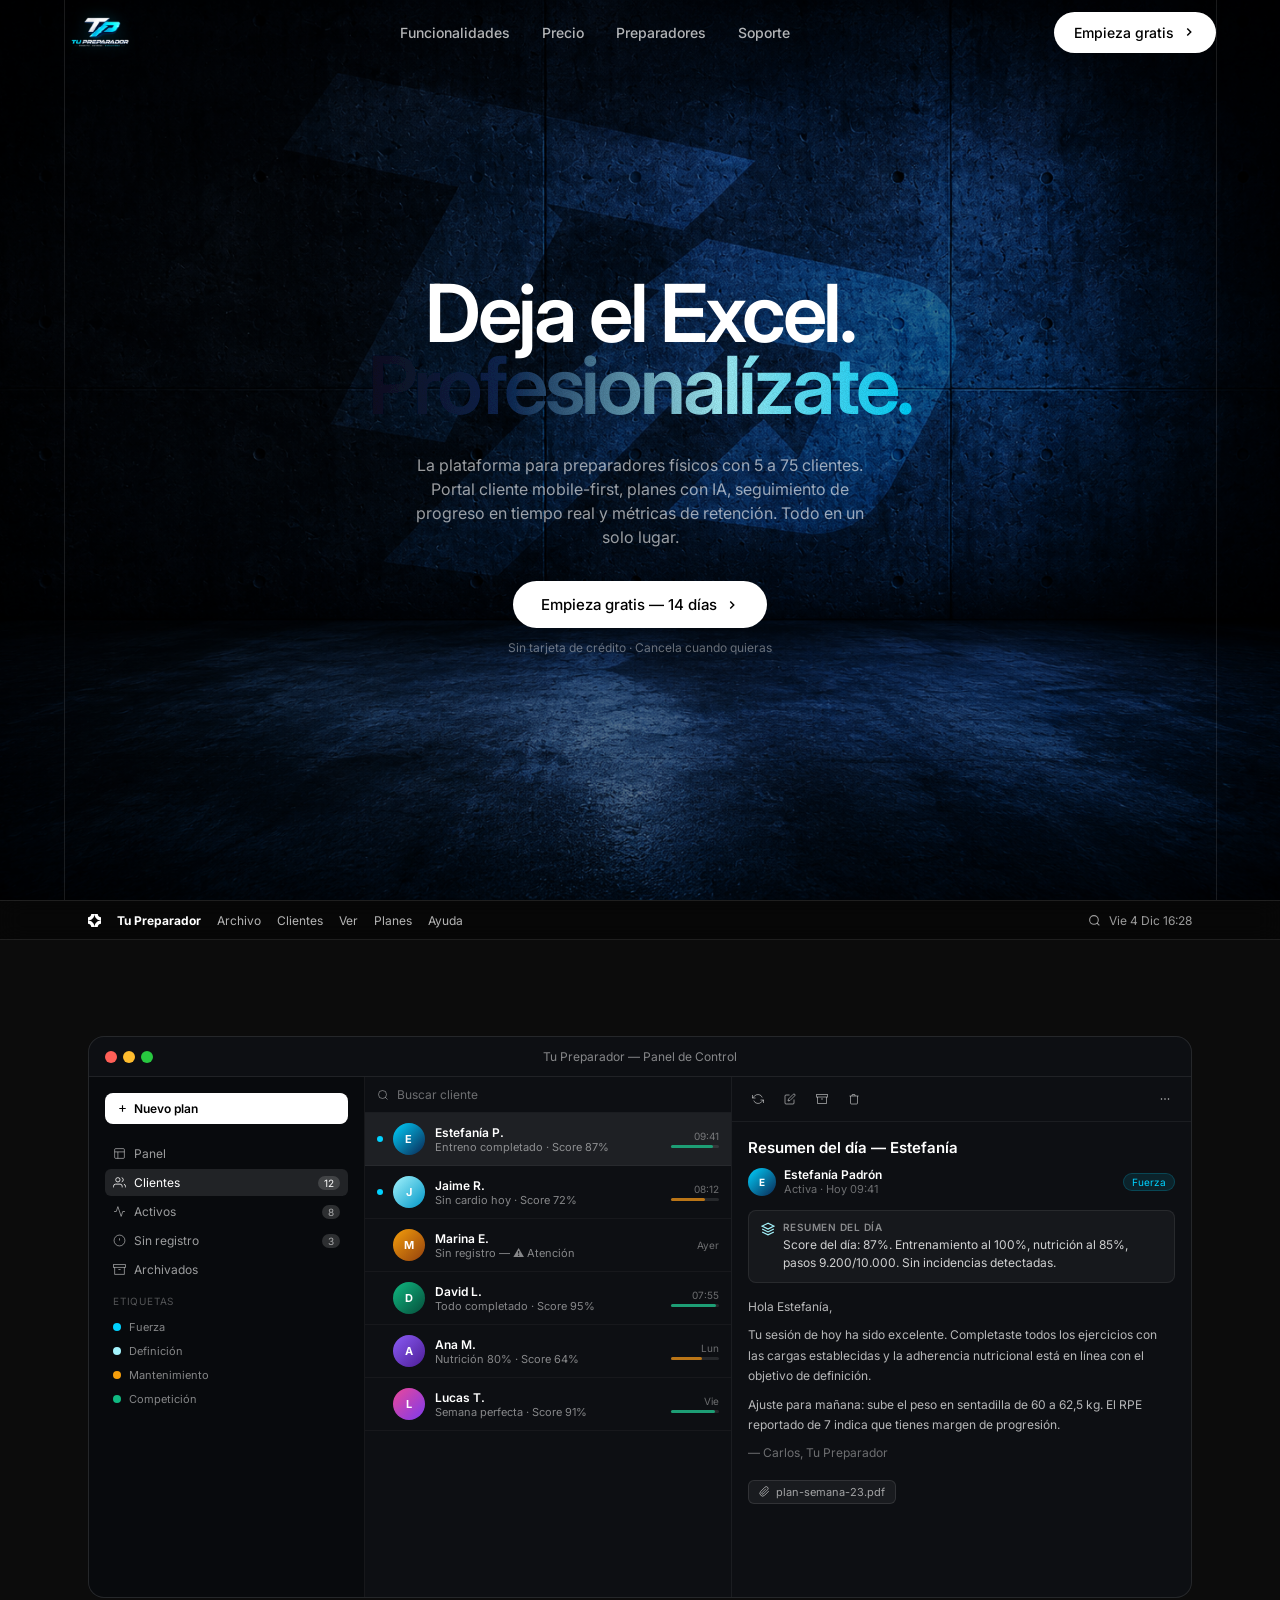
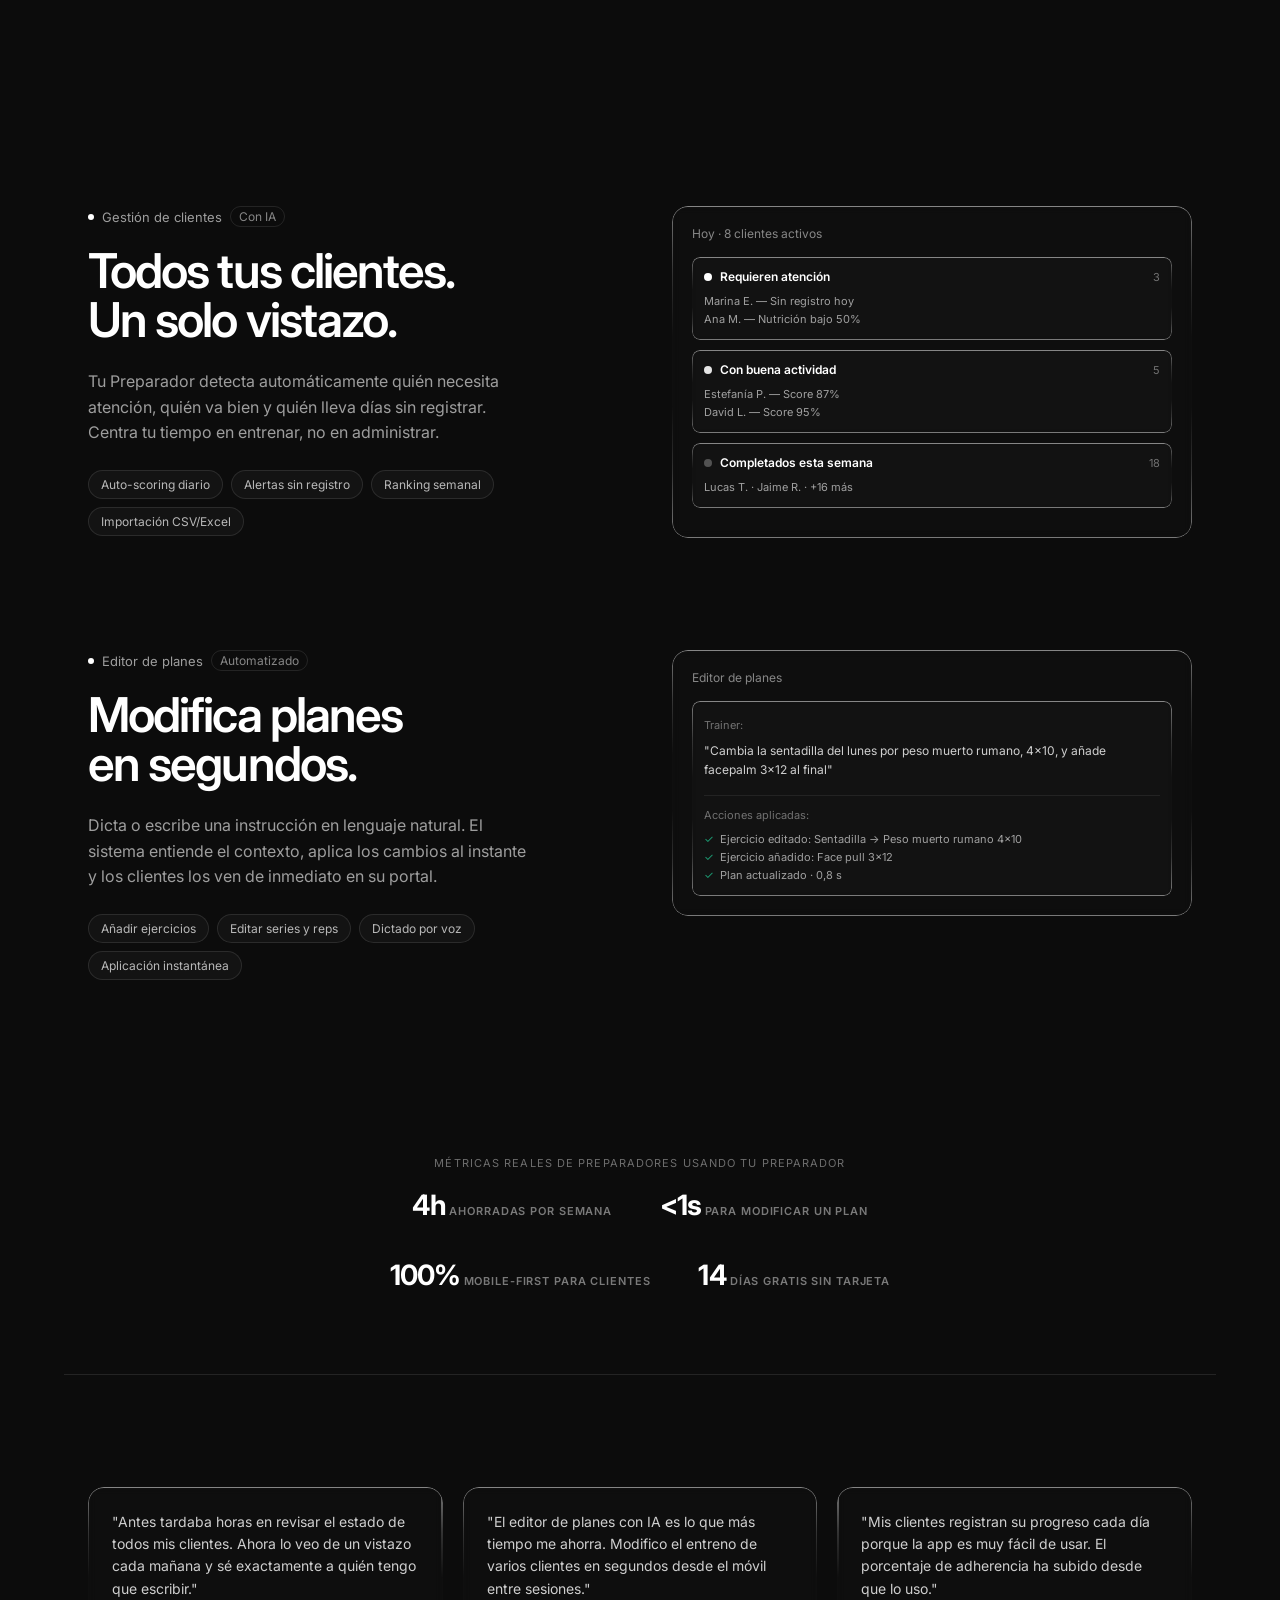
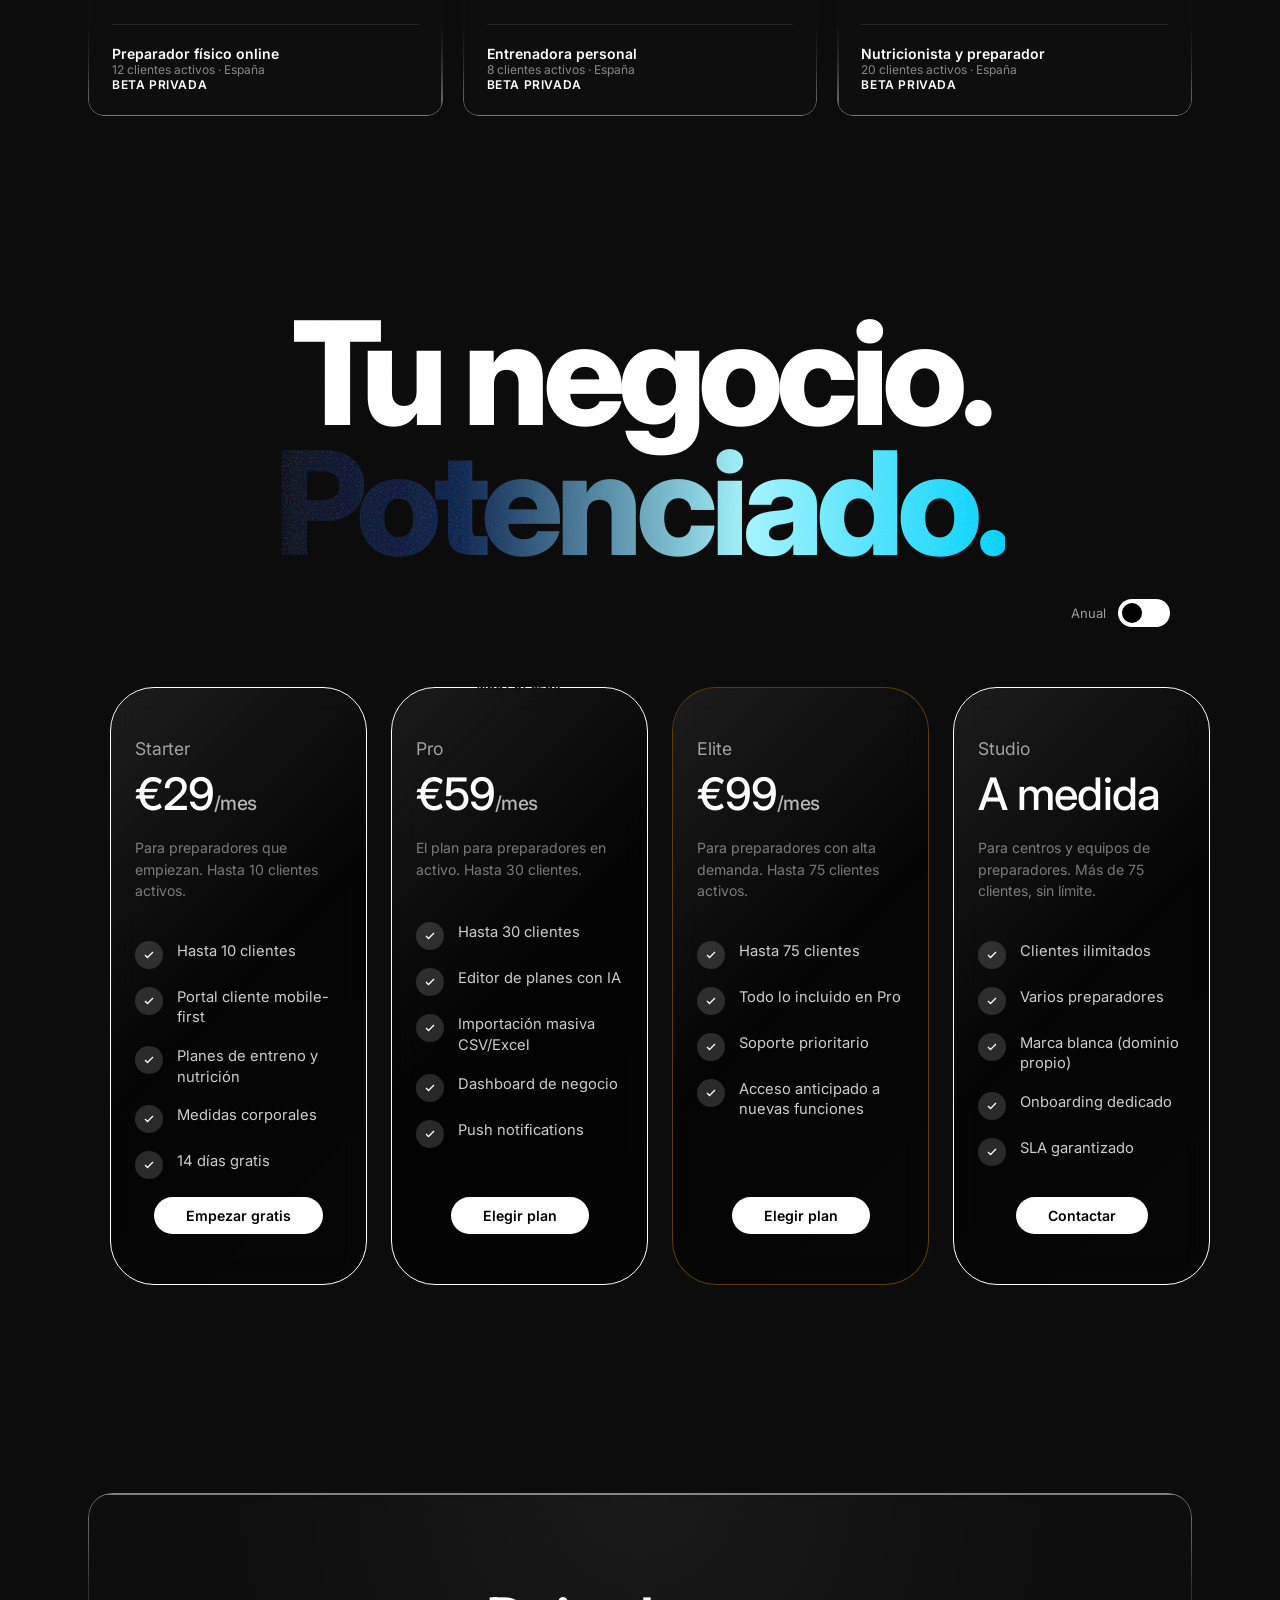
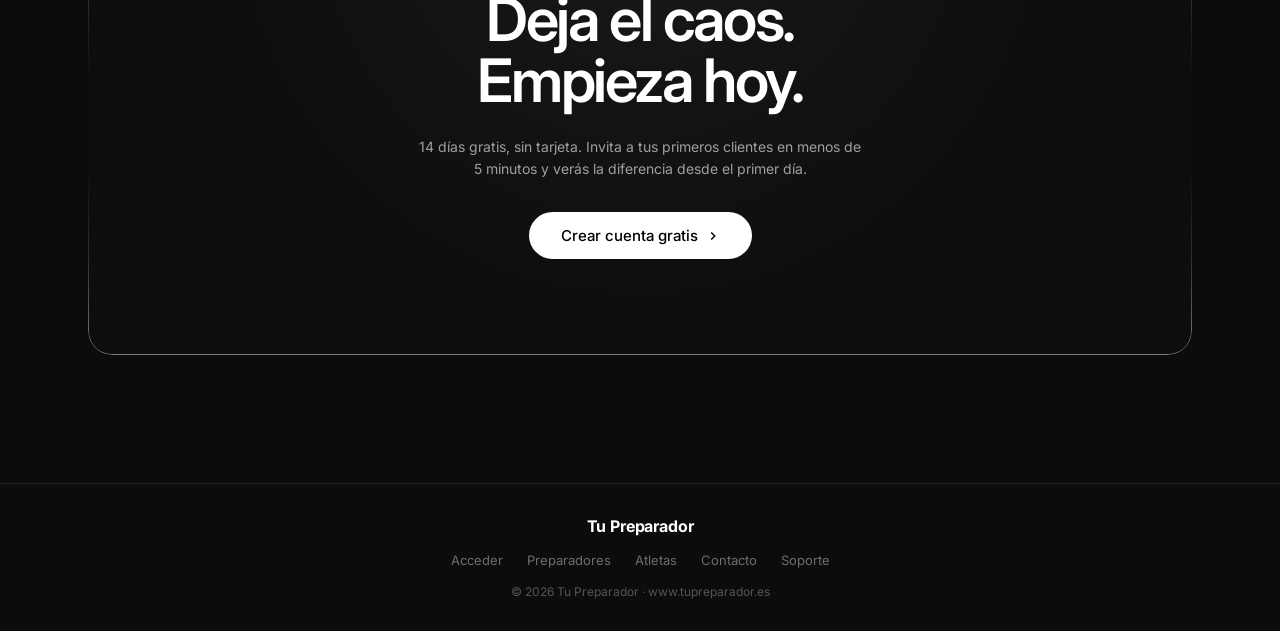
<file: index.html>
<!DOCTYPE html>
<html lang="es">
<head>
<meta charset="UTF-8">
<meta name="viewport" content="width=device-width, initial-scale=1.0">
<meta name="description" content="Tu Preparador — Deja el Excel y WhatsApp. Portal cliente mobile-first, planes con IA y seguimiento en tiempo real para preparadores físicos con 5 a 75 clientes.">
<meta name="theme-color" content="#0c0c0c">
<title>Tu Preparador — La plataforma para preparadores físicos</title>
<link rel="preconnect" href="https://fonts.googleapis.com">
<link rel="preconnect" href="https://fonts.gstatic.com" crossorigin>
<link href="https://fonts.googleapis.com/css2?family=Inter:wght@400;500;600;700;800;900&display=swap" rel="stylesheet">
<style>
*,*::before,*::after{margin:0;padding:0;box-sizing:border-box}
html{scroll-behavior:smooth}
html,body{font-family:'Inter',system-ui,sans-serif;-webkit-font-smoothing:antialiased}
body{background:#0c0c0c;color:white;overflow-x:hidden}
::selection{background:rgba(55,138,221,0.3)}
a{color:inherit;text-decoration:none}
button{font-family:inherit}

/* LIQUID GLASS */
.glass{background:rgba(255,255,255,0.01);background-blend-mode:luminosity;backdrop-filter:blur(4px);box-shadow:inset 0 1px 1px rgba(255,255,255,0.1);position:relative;overflow:hidden}
.glass::before{content:'';position:absolute;inset:0;border-radius:inherit;padding:1.4px;background:linear-gradient(180deg,rgba(255,255,255,.45) 0%,rgba(255,255,255,.15) 20%,rgba(255,255,255,0) 40%,rgba(255,255,255,0) 60%,rgba(255,255,255,.15) 80%,rgba(255,255,255,.45) 100%);-webkit-mask:linear-gradient(#fff 0 0) content-box,linear-gradient(#fff 0 0);-webkit-mask-composite:xor;mask-composite:exclude;pointer-events:none}

/* SHINY HEADLINE */
@keyframes shiny{0%{background-position:-200% center}100%{background-position:200% center}}
.shiny{background-image:linear-gradient(to right,#091020 0%,#0B2551 12.5%,#A4F4FD 32.5%,#00d2ff 50%,#0B2551 67.5%,#091020 87.5%,#091020 100%);background-size:200% auto;-webkit-background-clip:text;background-clip:text;color:transparent;-webkit-text-fill-color:transparent;filter:url(#c3-noise);animation:shiny 6s linear infinite}

/* SCROLL ANIMATIONS */
.anim{opacity:0;transform:translateY(20px);transition:opacity .7s cubic-bezier(.22,1,.36,1),transform .7s cubic-bezier(.22,1,.36,1)}
.anim.in{opacity:1;transform:translateY(0)}

/* NAV */
nav{position:fixed;top:0;left:0;right:0;z-index:100;height:64px;display:flex;align-items:center;padding:0 24px}
.nav-inner{max-width:72rem;margin:0 auto;width:100%;display:flex;align-items:center;justify-content:space-between}
.nav-mark{display:flex;align-items:center}
.nav-links{display:none;gap:32px;align-items:center}
@media(min-width:768px){.nav-links{display:flex}}
.nav-links a{color:rgba(255,255,255,.7);font-size:14px;font-weight:500;transition:color .2s}
.nav-links a:hover{color:white}
.btn-pill{display:inline-flex;align-items:center;justify-content:center;gap:8px;border-radius:9999px;background:white;color:black;font-weight:500;font-size:14px;padding:12px 20px;border:none;cursor:pointer;transition:all .2s}
.btn-pill:hover{background:rgba(255,255,255,.9)}
.btn-pill:active{transform:scale(.98)}
.btn-pill .chev{transition:transform .2s}
.btn-pill:hover .chev{transform:translateX(1px)}
.nav-mobile{display:flex;width:40px;height:40px;border-radius:9999px;border:1px solid rgba(255,255,255,.1);background:rgba(255,255,255,.05);align-items:center;justify-content:center;cursor:pointer;border:none}
@media(min-width:768px){.nav-mobile{display:none}}

/* HERO */
.hero{min-height:100vh;display:flex;flex-direction:column;align-items:center;justify-content:center;text-align:center;padding:64px 24px 80px;position:relative;z-index:1}
@media(min-width:768px){.hero{padding-top:112px}}
.hero-h1{font-size:clamp(40px,7vw,80px);font-weight:600;letter-spacing:-.04em;line-height:.9;margin-bottom:0}
.hero-line1{display:block;color:white}
.hero-p{margin-top:32px;color:rgba(255,255,255,.6);max-width:28rem;font-size:16px;line-height:1.5}
.hero-cta-wrap{margin-top:32px;display:flex;flex-direction:column;align-items:center;gap:12px}
.hero-note{font-size:12px;color:rgba(255,255,255,.4)}

/* MACOS BAR */
.macos-bar{width:100%;height:40px;background:rgba(0,0,0,.4);backdrop-filter:blur(12px);border-top:1px solid rgba(255,255,255,.1);border-bottom:1px solid rgba(255,255,255,.1);position:relative;z-index:2}
.macos-inner{max-width:72rem;margin:0 auto;padding:0 24px;height:100%;display:flex;align-items:center;justify-content:space-between;font-size:12px}
.macos-left{display:flex;align-items:center;gap:16px}
.macos-brand{font-weight:700;font-size:12px}
.macos-item{color:rgba(255,255,255,.7);font-size:12px}
.macos-item-hide2{display:none}
.macos-item-hide3{display:none}
.macos-right{display:flex;align-items:center;gap:8px;color:rgba(255,255,255,.6)}
@media(min-width:640px){.macos-item-hide2{display:inline}}
@media(min-width:768px){.macos-item-hide3{display:inline}}

/* MOCKUP */
.mockup-wrap{max-width:72rem;margin:0 auto;padding:64px 24px;position:relative;z-index:1}
@media(min-width:768px){.mockup-wrap{padding:96px 24px}}
.mockup-outer{border-radius:16px;overflow:hidden;border:1px solid rgba(255,255,255,.1);background:rgba(14,16,20,.9);backdrop-filter:blur(16px)}
.mockup-bar{height:40px;border-bottom:1px solid rgba(255,255,255,.08);display:flex;align-items:center;padding:0 16px;gap:6px;position:relative}
.tl{width:12px;height:12px;border-radius:50%}
.tl-r{background:#ff5f57}.tl-y{background:#febc2e}.tl-g{background:#28c840}
.mockup-bar-title{position:absolute;left:50%;transform:translateX(-50%);font-size:12px;color:rgba(255,255,255,.5)}
.mockup-body{display:grid;grid-template-columns:3fr 4fr 5fr;height:520px}
@media(max-width:767px){.mockup-body{grid-template-columns:1fr;height:auto}.mockup-list,.mockup-detail{display:none}}
.mockup-sidebar{border-right:1px solid rgba(255,255,255,.06);background:rgba(0,0,0,.3);padding:16px;overflow:hidden}
.mockup-list{border-right:1px solid rgba(255,255,255,.06);overflow:hidden;display:flex;flex-direction:column}
.mockup-detail{overflow:hidden;display:flex;flex-direction:column}
.m-compose{display:flex;align-items:center;gap:6px;background:white;color:black;border-radius:8px;padding:8px 12px;font-size:12px;font-weight:600;border:none;cursor:pointer;width:100%;margin-bottom:16px}
.m-nav{display:flex;align-items:center;gap:8px;padding:6px 8px;border-radius:6px;font-size:12px;color:rgba(255,255,255,.6);margin-bottom:2px;cursor:pointer}
.m-nav.act{background:rgba(255,255,255,.1);color:white}
.m-nav:hover:not(.act){background:rgba(255,255,255,.05)}
.m-cnt{margin-left:auto;font-size:10px;background:rgba(255,255,255,.15);padding:1px 6px;border-radius:10px}
.m-label-title{font-size:10px;text-transform:uppercase;letter-spacing:.08em;color:rgba(255,255,255,.3);margin:12px 0 8px 8px}
.m-label{display:flex;align-items:center;gap:8px;padding:5px 8px;font-size:11px;color:rgba(255,255,255,.5)}
.m-dot{width:8px;height:8px;border-radius:50%}
.m-search{display:flex;align-items:center;gap:8px;padding:10px 12px;border-bottom:1px solid rgba(255,255,255,.06);font-size:12px;color:rgba(255,255,255,.4)}
.m-row{display:flex;align-items:center;gap:10px;padding:10px 12px;border-bottom:1px solid rgba(255,255,255,.04);cursor:pointer;transition:background .15s}
.m-row:hover{background:rgba(255,255,255,.03)}
.m-row.act{background:rgba(255,255,255,.07)}
.m-av{width:32px;height:32px;border-radius:50%;display:flex;align-items:center;justify-content:center;font-size:11px;font-weight:700;flex-shrink:0}
.m-info{flex:1;overflow:hidden}
.m-name{font-size:12px;font-weight:600}
.m-sub{font-size:11px;color:rgba(255,255,255,.5)}
.m-meta{text-align:right;flex-shrink:0}
.m-time{font-size:10px;color:rgba(255,255,255,.4)}
.m-bar-wrap{width:48px;height:3px;background:rgba(255,255,255,.1);border-radius:2px;margin-top:3px;margin-left:auto}
.m-bar{height:100%;border-radius:2px}
.m-unread{width:6px;height:6px;border-radius:50%;background:#00d2ff;flex-shrink:0}
.m-toolbar{display:flex;align-items:center;padding:8px 12px;border-bottom:1px solid rgba(255,255,255,.06);gap:4px}
.m-tool{width:28px;height:28px;border-radius:6px;display:flex;align-items:center;justify-content:center;cursor:pointer;color:rgba(255,255,255,.5);border:none;background:none;font-size:13px}
.m-tool:hover{background:rgba(255,255,255,.05);color:white}
.m-body{padding:16px;overflow-y:auto;flex:1}
.m-subject{font-size:15px;font-weight:600;margin-bottom:10px}
.m-sender-row{display:flex;align-items:center;gap:8px;margin-bottom:14px}
.m-sav{width:28px;height:28px;border-radius:50%;display:flex;align-items:center;justify-content:center;font-size:10px;font-weight:700}
.m-sname{font-size:12px;font-weight:600}
.m-smeta{font-size:11px;color:rgba(255,255,255,.4)}
.m-tag{margin-left:auto;font-size:10px;padding:2px 8px;border-radius:10px;background:rgba(0,210,255,.1);color:#00d2ff;border:1px solid rgba(0,210,255,.2)}
.m-ai{background:rgba(255,255,255,.04);border:1px solid rgba(255,255,255,.08);border-radius:8px;padding:10px 12px;margin-bottom:14px;display:flex;align-items:flex-start;gap:8px}
.m-ai-label{font-size:10px;font-weight:600;color:rgba(255,255,255,.5);text-transform:uppercase;letter-spacing:.05em;margin-bottom:3px}
.m-ai-text{font-size:12px;color:rgba(255,255,255,.8);line-height:1.5}
.m-text{font-size:12px;color:rgba(255,255,255,.7);line-height:1.7;margin-bottom:8px}
.m-attach{display:inline-flex;align-items:center;gap:6px;font-size:11px;color:rgba(255,255,255,.6);background:rgba(255,255,255,.05);border:1px solid rgba(255,255,255,.1);padding:4px 10px;border-radius:6px;margin-top:8px}

/* SECTIONS */
.sw{max-width:72rem;margin:0 auto;padding:80px 24px;position:relative;z-index:1}
@media(min-width:768px){.sw{padding:112px 24px}}
.s2col{display:grid;gap:40px}
@media(min-width:768px){.s2col{grid-template-columns:1fr 1fr;gap:64px;align-items:start}}
.eyebrow{display:flex;align-items:center;gap:8px}
.eyebrow-dot{width:6px;height:6px;border-radius:50%;background:white}
.eyebrow-label{font-size:13px;color:rgba(255,255,255,.6)}
.eyebrow-tag{font-size:12px;padding:2px 8px;border-radius:9999px;border:1px solid rgba(255,255,255,.1);color:rgba(255,255,255,.5)}
.sh2{font-size:clamp(28px,4vw,48px);font-weight:600;letter-spacing:-.04em;line-height:1.02;margin-top:20px}
.sp{font-size:16px;color:rgba(255,255,255,.6);line-height:1.6;max-width:28rem;margin-top:24px}
.chips{display:flex;flex-wrap:wrap;gap:8px;margin-top:24px}
.chip{font-size:12px;color:rgba(255,255,255,.7);padding:6px 12px;border-radius:9999px;border:1px solid rgba(255,255,255,.1);background:rgba(255,255,255,.03)}
.triage-card{border-radius:16px;padding:20px}
.triage-hdr{font-size:12px;color:rgba(255,255,255,.5);margin-bottom:16px}
.triage-sub{border-radius:8px;padding:12px;margin-bottom:10px}
.triage-sub-hdr{display:flex;align-items:center;gap:8px;margin-bottom:8px}
.triage-sub-dot{width:8px;height:8px;border-radius:50%}
.triage-sub-label{font-size:12px;font-weight:600}
.triage-sub-cnt{font-size:11px;color:rgba(255,255,255,.4);margin-left:auto}
.triage-item{font-size:11px;color:rgba(255,255,255,.6);padding:2px 0}
.divider{border:none;border-top:1px solid rgba(255,255,255,.1);margin:0}

/* LOGO CLOUD */
.cloud-section{max-width:72rem;margin:0 auto;padding:64px 24px;position:relative;z-index:1}
.cloud-kicker{text-align:center;font-size:11px;text-transform:uppercase;letter-spacing:.1em;color:rgba(255,255,255,.4)}
.cloud-grid{margin-top:40px;display:grid;grid-template-columns:repeat(2,1fr);gap:24px}
@media(min-width:640px){.cloud-grid{grid-template-columns:repeat(4,1fr)}}
@media(min-width:1024px){.cloud-grid{grid-template-columns:repeat(8,1fr)}}
.cloud-item{text-align:center;font-size:13px;font-weight:600;color:rgba(255,255,255,.5);transition:color .2s;cursor:default}
.cloud-item:hover{color:white}

/* TESTIMONIALS */
.test-section{max-width:72rem;margin:0 auto;padding:80px 24px;border-top:1px solid rgba(255,255,255,.1);position:relative;z-index:1}
@media(min-width:768px){.test-section{padding:112px 24px}}
.test-grid{display:grid;gap:20px}
@media(min-width:768px){.test-grid{grid-template-columns:repeat(3,1fr)}}
.test-card{border-radius:16px;padding:24px}
.test-quote{font-size:14px;color:rgba(255,255,255,.8);line-height:1.6}
.test-footer{margin-top:24px;padding-top:20px;border-top:1px solid rgba(255,255,255,.1)}
.test-name{font-size:14px;font-weight:600}
.test-role{font-size:12px;color:rgba(255,255,255,.5)}
.test-company{font-size:12px;color:white;font-weight:600;letter-spacing:.05em;text-transform:uppercase}

/* PRICING */
.c3-pricing-section{position:relative;padding:40px 20px 80px;display:flex;flex-direction:column;align-items:center;overflow-x:hidden;z-index:1}
.c3-watermark-container{position:relative;width:100%;max-width:1100px;text-align:center;margin-top:40px;z-index:2}
.c3-watermark-main{font-size:9rem;font-weight:800;line-height:.9;letter-spacing:-.05em;filter:url(#c3-noise-pricing);display:flex;flex-direction:column;align-items:center}
.c3-watermark-line-1{color:#fff}
.c3-watermark-line-2{background:linear-gradient(to right,#091020 0%,#0B2551 25%,#A4F4FD 65%,#00d2ff 100%);-webkit-background-clip:text;background-clip:text;color:transparent;-webkit-text-fill-color:transparent}
.c3-grid{display:grid;grid-template-columns:repeat(3,1fr);gap:24px;width:100%;max-width:1100px;margin-top:60px;transform:translateX(20px);position:relative;z-index:3}
.c3-card{background:linear-gradient(135deg,rgba(0,0,0,.7),rgba(0,0,0,.4));backdrop-filter:blur(14px) brightness(.91);border:1px solid rgba(255,255,255,1);border-radius:44px;padding:50px 24px;min-height:580px;display:flex;flex-direction:column;transition:all .6s cubic-bezier(.22,1,.36,1);overflow:hidden;position:relative}
.c3-card::before{content:'';position:absolute;inset:0;border-radius:inherit;background:linear-gradient(135deg,rgba(255,255,255,.1) 0%,rgba(255,255,255,0) 50%);pointer-events:none}
.c3-card:hover{background:rgba(15,15,15,.6);border-color:rgba(34,211,238,.7);transform:translateY(-12px) scale(1.01)}
.c3-card-pro{background:linear-gradient(135deg,rgba(0,0,0,.85),rgba(0,0,0,.55))}
.c3-tier-small{font-size:1.1rem;font-weight:400;color:rgba(255,255,255,.6)}
.c3-tier-large{font-size:2.8rem;font-weight:500;letter-spacing:-.02em;color:#fff;margin-top:8px}
.c3-desc{font-size:.88rem;color:rgba(255,255,255,.45);min-height:3.2em;margin-top:16px;margin-bottom:40px;line-height:1.5}
.c3-list{list-style:none;padding:0;flex:1}
.c3-list li{display:flex;align-items:flex-start;gap:14px;font-size:.92rem;color:rgba(255,255,255,.8);margin-bottom:18px;line-height:1.4}
.c3-check{width:28px;height:28px;border-radius:50%;background:rgba(255,255,255,.15);display:inline-flex;align-items:center;justify-content:center;flex-shrink:0}
.c3-btn{background:#fff;color:#000;padding:10px 32px;border-radius:100px;font-weight:600;font-size:.88rem;margin-top:auto;border:none;cursor:pointer;align-self:center;transition:all .3s cubic-bezier(.22,1,.36,1)}
.c3-btn:hover{background:#f5f5f5;transform:scale(1.02);box-shadow:0 8px 24px rgba(255,255,255,.15)}
.c3-toggle-wrap{display:flex;align-items:center;justify-content:flex-end;gap:12px;width:100%;max-width:1100px;margin-top:32px;padding-right:20px;font-size:13px;color:rgba(255,255,255,.6)}
.c3-toggle{width:52px;height:28px;background:#fff;border-radius:100px;position:relative;cursor:pointer;border:none;transition:background .3s cubic-bezier(.4,0,.2,1);padding:0}
.c3-toggle-knob{width:20px;height:20px;background:#000;border-radius:50%;position:absolute;top:4px;left:4px;transition:all .3s cubic-bezier(.4,0,.2,1)}
.c3-toggle.active{background:rgba(255,255,255,.2)}
.c3-toggle.active .c3-toggle-knob{transform:translateX(24px);background:#fff}
@media(max-width:1024px){
  .c3-watermark-main{font-size:3.5rem;filter:none}
  .c3-watermark-line-2{background:none;-webkit-text-fill-color:#00d2ff;color:#00d2ff}
  .c3-grid{display:flex;overflow-x:auto;scroll-snap-type:x mandatory;transform:none;width:100vw;padding:0 20px;gap:16px;scrollbar-width:none;margin-top:40px}
  .c3-grid::-webkit-scrollbar{display:none}
  .c3-card{flex:0 0 320px;scroll-snap-align:center}
  .c3-toggle-wrap{justify-content:center;padding-right:0}
}

/* FINAL CTA */
.cta-section{max-width:72rem;margin:0 auto;padding:80px 24px;position:relative;z-index:1}
@media(min-width:768px){.cta-section{padding:128px 24px}}
.cta-card{border-radius:24px;padding:64px 32px;text-align:center;position:relative;overflow:hidden}
@media(min-width:768px){.cta-card{padding:96px 32px}}
.cta-glow{position:absolute;inset:0;background:radial-gradient(600px circle at 50% 0%,rgba(255,255,255,.15),transparent 70%);opacity:.3;pointer-events:none}
.cta-h2{font-size:clamp(32px,5vw,60px);font-weight:600;letter-spacing:-.04em;line-height:1.02;position:relative}
.cta-p{margin-top:24px;color:rgba(255,255,255,.6);max-width:28rem;margin-left:auto;margin-right:auto;font-size:14px;line-height:1.6;position:relative}
.cta-btns{display:flex;align-items:center;justify-content:center;gap:12px;margin-top:32px;flex-wrap:wrap;position:relative}
.btn-outline{display:inline-flex;align-items:center;gap:6px;border-radius:9999px;border:1px solid rgba(255,255,255,.15);color:white;font-size:14px;font-weight:500;padding:12px 20px;transition:background .2s}
.btn-outline:hover{background:rgba(255,255,255,.05)}

/* FOOTER */
footer{border-top:1px solid rgba(255,255,255,.08);padding:32px 24px;text-align:center;position:relative;z-index:1}
.footer-inner{max-width:72rem;margin:0 auto;display:flex;flex-direction:column;align-items:center;gap:16px}
.footer-brand{font-weight:700;font-size:16px;letter-spacing:-.01em}
.footer-links{display:flex;gap:24px;flex-wrap:wrap;justify-content:center}
.footer-links a{font-size:13px;color:rgba(255,255,255,.4);transition:color .2s}
.footer-links a:hover{color:white}
.footer-copy{font-size:12px;color:rgba(255,255,255,.3)}

/* FIXED BG */
.bg-fixed{position:fixed;inset:0;z-index:0;pointer-events:none;background:#0A0F1E url('bg-landing.png') center center/cover no-repeat}
.bg-overlay{position:absolute;inset:0;background:rgba(0,0,0,.45)}
.guide-l,.guide-r{display:none;pointer-events:none;position:fixed;top:0;bottom:0;width:1px;background:rgba(255,255,255,.1);z-index:5}
.guide-l{left:50%;transform:translateX(calc(-50% - 36rem))}
.guide-r{left:50%;transform:translateX(calc(-50% + 36rem))}
@media(min-width:768px){.guide-l,.guide-r{display:block}}
.app-root{position:relative;min-height:100vh;overflow-x:hidden;z-index:1}
</style>
</head>
<body>

<!-- SVG noise filters -->
<svg style="position:absolute;width:0;height:0;overflow:hidden" aria-hidden="true">
  <defs>
    <filter id="c3-noise">
      <feTurbulence type="fractalNoise" baseFrequency="0.9" numOctaves="2" stitchTiles="stitch"/>
      <feColorMatrix type="matrix" values="0 0 0 0 0  0 0 0 0 0  0 0 0 0 0  0 0 0 0.35 0"/>
      <feComposite in2="SourceGraphic" operator="in" result="noise"/>
      <feBlend in="SourceGraphic" in2="noise" mode="multiply"/>
    </filter>
    <filter id="c3-noise-pricing">
      <feTurbulence type="fractalNoise" baseFrequency="0.5" numOctaves="2" stitchTiles="stitch"/>
      <feComponentTransfer><feFuncA type="linear" slope="0.075"/></feComponentTransfer>
      <feComposite in2="SourceGraphic" operator="in" result="noise"/>
      <feBlend in="SourceGraphic" in2="noise" mode="overlay"/>
    </filter>
  </defs>
</svg>

<!-- Fixed background -->
<div class="bg-fixed">
  <div class="bg-overlay"></div>
</div>
<div class="guide-l"></div>
<div class="guide-r"></div>

<div class="app-root">

<!-- NAV -->
<nav>
  <div class="nav-inner">
    <a href="/" class="nav-mark" aria-label="Tu Preparador">
      <img src="logo.png" alt="Tu Preparador" style="height:48px;width:auto;filter:drop-shadow(0 0 8px rgba(0,210,255,0.18))">
    </a>
    <div class="nav-links">
      <a href="#funcionalidades">Funcionalidades</a>
      <a href="#precio">Precio</a>
      <a href="#preparadores">Preparadores</a>
      <a href="mailto:info@tupreparador.es">Soporte</a>
    </div>
    <a href="/register.html" class="btn-pill" style="display:none" id="nav-cta">
      Empieza gratis
      <svg width="14" height="14" viewBox="0 0 24 24" fill="none" stroke="currentColor" stroke-width="2.5" class="chev"><path d="M9 18l6-6-6-6"/></svg>
    </a>
    <button class="nav-mobile" aria-label="Menú">
      <svg width="16" height="16" viewBox="0 0 24 24" fill="none" stroke="rgba(255,255,255,0.8)" stroke-width="2"><line x1="3" y1="6" x2="21" y2="6"/><line x1="3" y1="12" x2="21" y2="12"/><line x1="3" y1="18" x2="21" y2="18"/></svg>
    </button>
  </div>
</nav>

<!-- HERO -->
<section class="hero">
  <h1 class="hero-h1" id="hero-h1" style="opacity:0;transform:translateY(12px);transition:opacity .8s cubic-bezier(.22,1,.36,1),transform .8s cubic-bezier(.22,1,.36,1)">
    <span class="hero-line1">Deja el Excel.</span>
    <span class="shiny">Profesionalízate.</span>
  </h1>
  <p class="hero-p" id="hero-p" style="opacity:0;transform:translateY(12px);transition:opacity .8s .2s cubic-bezier(.22,1,.36,1),transform .8s .2s cubic-bezier(.22,1,.36,1)">
    La plataforma para preparadores físicos con 5 a 75 clientes. Portal cliente mobile-first, planes con IA, seguimiento de progreso en tiempo real y métricas de retención. Todo en un solo lugar.
  </p>
  <div class="hero-cta-wrap" id="hero-cta" style="opacity:0;transform:translateY(12px);transition:opacity .8s .4s cubic-bezier(.22,1,.36,1),transform .8s .4s cubic-bezier(.22,1,.36,1)">
    <a href="/register.html" class="btn-pill" style="font-size:15px;padding:14px 28px">
      Empieza gratis — 14 días
      <svg width="14" height="14" viewBox="0 0 24 24" fill="none" stroke="currentColor" stroke-width="2.5" class="chev"><path d="M9 18l6-6-6-6"/></svg>
    </a>
    <span class="hero-note">Sin tarjeta de crédito · Cancela cuando quieras</span>
  </div>
</section>

<!-- MACOS BAR -->
<div class="macos-bar" id="macos-bar" style="opacity:0;transition:opacity .6s .7s ease">
  <div class="macos-inner">
    <div class="macos-left">
      <svg viewBox="0 0 256 256" width="13" height="13" fill="white"><path d="M 0 128 C 70.692 128 128 185.308 128 256 L 64 256 C 64 220.654 35.346 192 0 192 Z M 256 192 C 220.654 192 192 220.654 192 256 L 128 256 C 128 185.308 185.308 128 256 128 Z M 128 0 C 128 70.692 70.692 128 0 128 L 0 64 C 35.346 64 64 35.346 64 0 Z M 192 0 C 192 35.346 220.654 64 256 64 L 256 128 C 185.308 128 128 70.692 128 0 Z"/></svg>
      <span class="macos-brand">Tu Preparador</span>
      <span class="macos-item">Archivo</span>
      <span class="macos-item macos-item-hide2">Clientes</span>
      <span class="macos-item macos-item-hide2">Ver</span>
      <span class="macos-item macos-item-hide3">Planes</span>
      <span class="macos-item macos-item-hide3">Ayuda</span>
    </div>
    <div class="macos-right">
      <svg width="13" height="13" viewBox="0 0 24 24" fill="none" stroke="currentColor" stroke-width="2"><circle cx="11" cy="11" r="8"/><path d="m21 21-4.35-4.35"/></svg>
      <span id="macos-time">Mar 3 Jun 9:30</span>
    </div>
  </div>
</div>

<!-- APP MOCKUP -->
<div class="mockup-wrap">
  <div class="mockup-outer anim">
    <div class="mockup-bar">
      <div class="tl tl-r"></div>
      <div class="tl tl-y"></div>
      <div class="tl tl-g"></div>
      <span class="mockup-bar-title">Tu Preparador — Panel de Control</span>
    </div>
    <div class="mockup-body">
      <!-- Sidebar -->
      <div class="mockup-sidebar">
        <button class="m-compose">
          <svg width="11" height="11" viewBox="0 0 24 24" fill="none" stroke="currentColor" stroke-width="2.5"><path d="M12 5v14M5 12h14"/></svg>
          Nuevo plan
        </button>
        <div class="m-nav"><svg width="13" height="13" viewBox="0 0 24 24" fill="none" stroke="currentColor" stroke-width="1.5"><rect x="3" y="3" width="18" height="18" rx="2"/><path d="M3 9h18M9 21V9"/></svg>Panel</div>
        <div class="m-nav act"><svg width="13" height="13" viewBox="0 0 24 24" fill="none" stroke="currentColor" stroke-width="1.5"><path d="M17 21v-2a4 4 0 0 0-4-4H5a4 4 0 0 0-4 4v2"/><circle cx="9" cy="7" r="4"/><path d="M23 21v-2a4 4 0 0 0-3-3.87M16 3.13a4 4 0 0 1 0 7.75"/></svg>Clientes<span class="m-cnt">12</span></div>
        <div class="m-nav"><svg width="13" height="13" viewBox="0 0 24 24" fill="none" stroke="currentColor" stroke-width="1.5"><polyline points="22,12 18,12 15,21 9,3 6,12 2,12"/></svg>Activos<span class="m-cnt">8</span></div>
        <div class="m-nav"><svg width="13" height="13" viewBox="0 0 24 24" fill="none" stroke="currentColor" stroke-width="1.5"><circle cx="12" cy="12" r="10"/><line x1="12" y1="8" x2="12" y2="12"/><line x1="12" y1="16" x2="12.01" y2="16"/></svg>Sin registro<span class="m-cnt">3</span></div>
        <div class="m-nav"><svg width="13" height="13" viewBox="0 0 24 24" fill="none" stroke="currentColor" stroke-width="1.5"><polyline points="21,8 21,21 3,21 3,8"/><rect x="1" y="3" width="22" height="5"/><line x1="10" y1="12" x2="14" y2="12"/></svg>Archivados</div>
        <div class="m-label-title">Etiquetas</div>
        <div class="m-label"><span class="m-dot" style="background:#00d2ff"></span>Fuerza</div>
        <div class="m-label"><span class="m-dot" style="background:#A4F4FD"></span>Definición</div>
        <div class="m-label"><span class="m-dot" style="background:#f59e0b"></span>Mantenimiento</div>
        <div class="m-label"><span class="m-dot" style="background:#10b981"></span>Competición</div>
      </div>
      <!-- Client list -->
      <div class="mockup-list">
        <div class="m-search">
          <svg width="12" height="12" viewBox="0 0 24 24" fill="none" stroke="currentColor" stroke-width="2"><circle cx="11" cy="11" r="8"/><path d="m21 21-4.35-4.35"/></svg>
          Buscar cliente
        </div>
        <div class="m-row act">
          <div class="m-unread"></div>
          <div class="m-av" style="background:linear-gradient(135deg,#00d2ff,#0B2551)">E</div>
          <div class="m-info"><div class="m-name">Estefanía P.</div><div class="m-sub">Entreno completado · Score 87%</div></div>
          <div class="m-meta"><div class="m-time">09:41</div><div class="m-bar-wrap"><div class="m-bar" style="width:87%;background:#1D9E75"></div></div></div>
        </div>
        <div class="m-row">
          <div class="m-unread"></div>
          <div class="m-av" style="background:linear-gradient(135deg,#A4F4FD,#0096C7)">J</div>
          <div class="m-info"><div class="m-name">Jaime R.</div><div class="m-sub">Sin cardio hoy · Score 72%</div></div>
          <div class="m-meta"><div class="m-time">08:12</div><div class="m-bar-wrap"><div class="m-bar" style="width:72%;background:#BA7517"></div></div></div>
        </div>
        <div class="m-row">
          <div style="width:6px;flex-shrink:0"></div>
          <div class="m-av" style="background:linear-gradient(135deg,#f59e0b,#92400e)">M</div>
          <div class="m-info"><div class="m-name">Marina E.</div><div class="m-sub">Sin registro — ⚠ Atención</div></div>
          <div class="m-meta"><div class="m-time">Ayer</div></div>
        </div>
        <div class="m-row">
          <div style="width:6px;flex-shrink:0"></div>
          <div class="m-av" style="background:linear-gradient(135deg,#10b981,#064e3b)">D</div>
          <div class="m-info"><div class="m-name">David L.</div><div class="m-sub">Todo completado · Score 95%</div></div>
          <div class="m-meta"><div class="m-time">07:55</div><div class="m-bar-wrap"><div class="m-bar" style="width:95%;background:#1D9E75"></div></div></div>
        </div>
        <div class="m-row">
          <div style="width:6px;flex-shrink:0"></div>
          <div class="m-av" style="background:linear-gradient(135deg,#8b5cf6,#4c1d95)">A</div>
          <div class="m-info"><div class="m-name">Ana M.</div><div class="m-sub">Nutrición 80% · Score 64%</div></div>
          <div class="m-meta"><div class="m-time">Lun</div><div class="m-bar-wrap"><div class="m-bar" style="width:64%;background:#BA7517"></div></div></div>
        </div>
        <div class="m-row">
          <div style="width:6px;flex-shrink:0"></div>
          <div class="m-av" style="background:linear-gradient(135deg,#ec4899,#7c3aed)">L</div>
          <div class="m-info"><div class="m-name">Lucas T.</div><div class="m-sub">Semana perfecta · Score 91%</div></div>
          <div class="m-meta"><div class="m-time">Vie</div><div class="m-bar-wrap"><div class="m-bar" style="width:91%;background:#1D9E75"></div></div></div>
        </div>
      </div>
      <!-- Detail panel -->
      <div class="mockup-detail">
        <div class="m-toolbar">
          <button class="m-tool" title="Ver plan"><svg width="12" height="12" viewBox="0 0 24 24" fill="none" stroke="currentColor" stroke-width="2"><path d="M1 4v6h6M23 20v-6h-6"/><path d="M20.49 9A9 9 0 0 0 5.64 5.64L1 10m22 4-4.64 4.36A9 9 0 0 1 3.51 15"/></svg></button>
          <button class="m-tool" title="Editar"><svg width="12" height="12" viewBox="0 0 24 24" fill="none" stroke="currentColor" stroke-width="2"><path d="M11 4H4a2 2 0 0 0-2 2v14a2 2 0 0 0 2 2h14a2 2 0 0 0 2-2v-7"/><path d="M18.5 2.5a2.121 2.121 0 0 1 3 3L12 15l-4 1 1-4 9.5-9.5z"/></svg></button>
          <button class="m-tool" title="Archivar"><svg width="12" height="12" viewBox="0 0 24 24" fill="none" stroke="currentColor" stroke-width="2"><polyline points="21,8 21,21 3,21 3,8"/><rect x="1" y="3" width="22" height="5"/><line x1="10" y1="12" x2="14" y2="12"/></svg></button>
          <button class="m-tool" title="Eliminar"><svg width="12" height="12" viewBox="0 0 24 24" fill="none" stroke="currentColor" stroke-width="2"><polyline points="3,6 5,6 21,6"/><path d="M19 6v14a2 2 0 0 1-2 2H7a2 2 0 0 1-2-2V6m3 0V4a1 1 0 0 1 1-1h4a1 1 0 0 1 1 1v2"/></svg></button>
          <button class="m-tool" style="margin-left:auto" title="Más"><svg width="12" height="12" viewBox="0 0 24 24" fill="none" stroke="currentColor" stroke-width="2"><circle cx="12" cy="12" r="1"/><circle cx="19" cy="12" r="1"/><circle cx="5" cy="12" r="1"/></svg></button>
        </div>
        <div class="m-body">
          <div class="m-subject">Resumen del día — Estefanía</div>
          <div class="m-sender-row">
            <div class="m-sav" style="background:linear-gradient(135deg,#00d2ff,#0B2551)">E</div>
            <div><div class="m-sname">Estefanía Padrón</div><div class="m-smeta">Activa · Hoy 09:41</div></div>
            <span class="m-tag">Fuerza</span>
          </div>
          <div class="m-ai">
            <svg width="14" height="14" viewBox="0 0 24 24" fill="none" stroke="#A4F4FD" stroke-width="2" style="flex-shrink:0;margin-top:1px"><path d="M12 2L2 7l10 5 10-5-10-5z"/><path d="M2 17l10 5 10-5M2 12l10 5 10-5"/></svg>
            <div>
              <div class="m-ai-label">Resumen del día</div>
              <div class="m-ai-text">Score del día: 87%. Entrenamiento al 100%, nutrición al 85%, pasos 9.200/10.000. Sin incidencias detectadas.</div>
            </div>
          </div>
          <p class="m-text">Hola Estefanía,</p>
          <p class="m-text">Tu sesión de hoy ha sido excelente. Completaste todos los ejercicios con las cargas establecidas y la adherencia nutricional está en línea con el objetivo de definición.</p>
          <p class="m-text">Ajuste para mañana: sube el peso en sentadilla de 60 a 62,5 kg. El RPE reportado de 7 indica que tienes margen de progresión.</p>
          <p class="m-text" style="color:rgba(255,255,255,.4)">— Carlos, Tu Preparador</p>
          <div class="m-attach">
            <svg width="11" height="11" viewBox="0 0 24 24" fill="none" stroke="currentColor" stroke-width="2"><path d="M21.44 11.05l-9.19 9.19a6 6 0 0 1-8.49-8.49l9.19-9.19a4 4 0 0 1 5.66 5.66l-9.2 9.19a2 2 0 0 1-2.83-2.83l8.49-8.48"/></svg>
            plan-semana-23.pdf
          </div>
        </div>
      </div>
    </div>
  </div>
</div>

<!-- FEATURE: Gestión inteligente -->
<div class="sw" id="funcionalidades">
  <div class="s2col">
    <div class="anim">
      <div class="eyebrow">
        <span class="eyebrow-dot"></span>
        <span class="eyebrow-label">Gestión de clientes</span>
        <span class="eyebrow-tag">Con IA</span>
      </div>
      <h2 class="sh2">Todos tus clientes.<br>Un solo vistazo.</h2>
      <p class="sp">Tu Preparador detecta automáticamente quién necesita atención, quién va bien y quién lleva días sin registrar. Centra tu tiempo en entrenar, no en administrar.</p>
      <div class="chips">
        <span class="chip">Auto-scoring diario</span>
        <span class="chip">Alertas sin registro</span>
        <span class="chip">Ranking semanal</span>
        <span class="chip">Importación CSV/Excel</span>
      </div>
    </div>
    <div class="anim" style="transition-delay:.1s">
      <div class="glass triage-card">
        <div class="triage-hdr">Hoy · 8 clientes activos</div>
        <div class="glass triage-sub">
          <div class="triage-sub-hdr">
            <span class="triage-sub-dot" style="background:#fff"></span>
            <span class="triage-sub-label">Requieren atención</span>
            <span class="triage-sub-cnt">3</span>
          </div>
          <div class="triage-item">Marina E. — Sin registro hoy</div>
          <div class="triage-item">Ana M. — Nutrición bajo 50%</div>
        </div>
        <div class="glass triage-sub">
          <div class="triage-sub-hdr">
            <span class="triage-sub-dot" style="background:#e5e5e5"></span>
            <span class="triage-sub-label">Con buena actividad</span>
            <span class="triage-sub-cnt">5</span>
          </div>
          <div class="triage-item">Estefanía P. — Score 87%</div>
          <div class="triage-item">David L. — Score 95%</div>
        </div>
        <div class="glass triage-sub">
          <div class="triage-sub-hdr">
            <span class="triage-sub-dot" style="background:#525252"></span>
            <span class="triage-sub-label">Completados esta semana</span>
            <span class="triage-sub-cnt">18</span>
          </div>
          <div class="triage-item">Lucas T. · Jaime R. · +16 más</div>
        </div>
      </div>
    </div>
  </div>
</div>

<!-- FEATURE: Planes y IA -->
<div class="sw" style="padding-top:0">
  <div class="s2col">
    <div class="anim" style="order:2">
      <div class="glass triage-card">
        <div class="triage-hdr">Editor de planes</div>
        <div class="glass triage-sub" style="margin-bottom:0">
          <div style="font-size:12px;color:rgba(255,255,255,.8);line-height:1.6;padding:4px 0">
            <span style="color:rgba(255,255,255,.4);display:block;margin-bottom:6px;font-size:11px">Trainer:</span>
            "Cambia la sentadilla del lunes por peso muerto rumano, 4x10, y añade facepalm 3x12 al final"
          </div>
          <div style="margin-top:12px;padding-top:12px;border-top:1px solid rgba(255,255,255,.07)">
            <span style="color:rgba(255,255,255,.4);display:block;margin-bottom:8px;font-size:11px">Acciones aplicadas:</span>
            <div class="triage-item" style="display:flex;align-items:center;gap:6px">
              <span style="color:#1D9E75">✓</span> Ejercicio editado: Sentadilla → Peso muerto rumano 4×10
            </div>
            <div class="triage-item" style="display:flex;align-items:center;gap:6px">
              <span style="color:#1D9E75">✓</span> Ejercicio añadido: Face pull 3×12
            </div>
            <div class="triage-item" style="display:flex;align-items:center;gap:6px">
              <span style="color:#1D9E75">✓</span> Plan actualizado · 0,8 s
            </div>
          </div>
        </div>
      </div>
    </div>
    <div class="anim" style="transition-delay:.1s;order:1">
      <div class="eyebrow">
        <span class="eyebrow-dot"></span>
        <span class="eyebrow-label">Editor de planes</span>
        <span class="eyebrow-tag">Automatizado</span>
      </div>
      <h2 class="sh2">Modifica planes<br>en segundos.</h2>
      <p class="sp">Dicta o escribe una instrucción en lenguaje natural. El sistema entiende el contexto, aplica los cambios al instante y los clientes los ven de inmediato en su portal.</p>
      <div class="chips">
        <span class="chip">Añadir ejercicios</span>
        <span class="chip">Editar series y reps</span>
        <span class="chip">Dictado por voz</span>
        <span class="chip">Aplicación instantánea</span>
      </div>
    </div>
  </div>
</div>

<!-- STATS STRIP -->
<div class="cloud-section" id="preparadores">
  <p class="cloud-kicker anim">Métricas reales de preparadores usando Tu Preparador</p>
  <div class="cloud-grid" style="display:flex;justify-content:center;gap:0;flex-wrap:wrap;max-width:700px;margin:0 auto">
    <div class="cloud-item anim" style="transition-delay:.05s;flex-direction:column;gap:4px;min-width:150px;padding:18px 24px">
      <span style="font-size:28px;font-weight:700;color:#fff;letter-spacing:-.03em">4h</span>
      <span style="font-size:11px;color:rgba(255,255,255,.45);text-transform:uppercase;letter-spacing:.08em">ahorradas por semana</span>
    </div>
    <div class="cloud-item anim" style="transition-delay:.1s;flex-direction:column;gap:4px;min-width:150px;padding:18px 24px">
      <span style="font-size:28px;font-weight:700;color:#fff;letter-spacing:-.03em">&lt;1s</span>
      <span style="font-size:11px;color:rgba(255,255,255,.45);text-transform:uppercase;letter-spacing:.08em">para modificar un plan</span>
    </div>
    <div class="cloud-item anim" style="transition-delay:.15s;flex-direction:column;gap:4px;min-width:150px;padding:18px 24px">
      <span style="font-size:28px;font-weight:700;color:#fff;letter-spacing:-.03em">100%</span>
      <span style="font-size:11px;color:rgba(255,255,255,.45);text-transform:uppercase;letter-spacing:.08em">mobile-first para clientes</span>
    </div>
    <div class="cloud-item anim" style="transition-delay:.2s;flex-direction:column;gap:4px;min-width:150px;padding:18px 24px">
      <span style="font-size:28px;font-weight:700;color:#fff;letter-spacing:-.03em">14</span>
      <span style="font-size:11px;color:rgba(255,255,255,.45);text-transform:uppercase;letter-spacing:.08em">días gratis sin tarjeta</span>
    </div>
  </div>
</div>

<!-- TESTIMONIALS -->
<div class="test-section">
  <div class="test-grid">
    <figure class="glass test-card anim">
      <blockquote class="test-quote">"Antes tardaba horas en revisar el estado de todos mis clientes. Ahora lo veo de un vistazo cada mañana y sé exactamente a quién tengo que escribir."</blockquote>
      <figcaption class="test-footer">
        <div class="test-name">Preparador físico online</div>
        <div class="test-role">12 clientes activos · España</div>
        <div class="test-company">BETA PRIVADA</div>
      </figcaption>
    </figure>
    <figure class="glass test-card anim" style="transition-delay:.1s">
      <blockquote class="test-quote">"El editor de planes con IA es lo que más tiempo me ahorra. Modifico el entreno de varios clientes en segundos desde el móvil entre sesiones."</blockquote>
      <figcaption class="test-footer">
        <div class="test-name">Entrenadora personal</div>
        <div class="test-role">8 clientes activos · España</div>
        <div class="test-company">BETA PRIVADA</div>
      </figcaption>
    </figure>
    <figure class="glass test-card anim" style="transition-delay:.2s">
      <blockquote class="test-quote">"Mis clientes registran su progreso cada día porque la app es muy fácil de usar. El porcentaje de adherencia ha subido desde que lo uso."</blockquote>
      <figcaption class="test-footer">
        <div class="test-name">Nutricionista y preparador</div>
        <div class="test-role">20 clientes activos · España</div>
        <div class="test-company">BETA PRIVADA</div>
      </figcaption>
    </figure>
  </div>
</div>

<!-- PRICING -->
<section class="c3-pricing-section" id="precio">
  <svg style="position:absolute;width:0;height:0" aria-hidden="true">
    <filter id="c3-noise-pricing">
      <feTurbulence type="fractalNoise" baseFrequency="0.5" numOctaves="2" stitchTiles="stitch"/>
      <feComponentTransfer><feFuncA type="linear" slope="0.075"/></feComponentTransfer>
      <feComposite in2="SourceGraphic" operator="in" result="noise"/>
      <feBlend in="SourceGraphic" in2="noise" mode="overlay"/>
    </filter>
  </svg>
  <div class="c3-watermark-container">
    <div class="c3-watermark-main">
      <span class="c3-watermark-line-1">Tu negocio.</span>
      <span class="c3-watermark-line-2">Potenciado.</span>
    </div>
  </div>
  <div class="c3-toggle-wrap">
    <span>Anual</span>
    <button class="c3-toggle" id="billing-toggle" aria-label="Cambiar facturación" onclick="toggleBilling()">
      <span class="c3-toggle-knob"></span>
    </button>
  </div>
  <div class="c3-grid" style="grid-template-columns:repeat(4,1fr)">
    <!-- Starter -->
    <div class="c3-card">
      <div class="c3-tier-small">Starter</div>
      <div class="c3-tier-large" id="price-starter">€29<span style="font-size:1.2rem;opacity:.7">/mes</span></div>
      <div class="c3-desc">Para preparadores que empiezan. Hasta 10 clientes activos.</div>
      <ul class="c3-list">
        <li><span class="c3-check"><svg width="12" height="12" viewBox="0 0 24 24" fill="none" stroke="white" stroke-width="2.5"><polyline points="20,6 9,17 4,12"/></svg></span>Hasta 10 clientes</li>
        <li><span class="c3-check"><svg width="12" height="12" viewBox="0 0 24 24" fill="none" stroke="white" stroke-width="2.5"><polyline points="20,6 9,17 4,12"/></svg></span>Portal cliente mobile-first</li>
        <li><span class="c3-check"><svg width="12" height="12" viewBox="0 0 24 24" fill="none" stroke="white" stroke-width="2.5"><polyline points="20,6 9,17 4,12"/></svg></span>Planes de entreno y nutrición</li>
        <li><span class="c3-check"><svg width="12" height="12" viewBox="0 0 24 24" fill="none" stroke="white" stroke-width="2.5"><polyline points="20,6 9,17 4,12"/></svg></span>Medidas corporales</li>
        <li><span class="c3-check"><svg width="12" height="12" viewBox="0 0 24 24" fill="none" stroke="white" stroke-width="2.5"><polyline points="20,6 9,17 4,12"/></svg></span>14 días gratis</li>
      </ul>
      <button class="c3-btn" onclick="location.href='/register.html'">Empezar gratis</button>
    </div>
    <!-- Pro (destacado) -->
    <div class="c3-card c3-card-pro" style="position:relative;overflow:visible">
      <div style="position:absolute;top:-12px;left:50%;transform:translateX(-50%);background:var(--blue);color:#0c0c0c;font-size:10px;font-weight:800;letter-spacing:.08em;padding:3px 10px;border-radius:20px;white-space:nowrap">MÁS POPULAR</div>
      <div class="c3-tier-small">Pro</div>
      <div class="c3-tier-large" id="price-pro">€59<span style="font-size:1.2rem;opacity:.7">/mes</span></div>
      <div class="c3-desc">El plan para preparadores en activo. Hasta 30 clientes.</div>
      <ul class="c3-list">
        <li><span class="c3-check"><svg width="12" height="12" viewBox="0 0 24 24" fill="none" stroke="white" stroke-width="2.5"><polyline points="20,6 9,17 4,12"/></svg></span>Hasta 30 clientes</li>
        <li><span class="c3-check"><svg width="12" height="12" viewBox="0 0 24 24" fill="none" stroke="white" stroke-width="2.5"><polyline points="20,6 9,17 4,12"/></svg></span>Editor de planes con IA</li>
        <li><span class="c3-check"><svg width="12" height="12" viewBox="0 0 24 24" fill="none" stroke="white" stroke-width="2.5"><polyline points="20,6 9,17 4,12"/></svg></span>Importación masiva CSV/Excel</li>
        <li><span class="c3-check"><svg width="12" height="12" viewBox="0 0 24 24" fill="none" stroke="white" stroke-width="2.5"><polyline points="20,6 9,17 4,12"/></svg></span>Dashboard de negocio</li>
        <li><span class="c3-check"><svg width="12" height="12" viewBox="0 0 24 24" fill="none" stroke="white" stroke-width="2.5"><polyline points="20,6 9,17 4,12"/></svg></span>Push notifications</li>
      </ul>
      <button class="c3-btn" onclick="location.href='/register.html'">Elegir plan</button>
    </div>
    <!-- Elite -->
    <div class="c3-card" style="border-color:rgba(186,117,23,0.5)">
      <div class="c3-tier-small">Elite</div>
      <div class="c3-tier-large" id="price-elite">€99<span style="font-size:1.2rem;opacity:.7">/mes</span></div>
      <div class="c3-desc">Para preparadores con alta demanda. Hasta 75 clientes activos.</div>
      <ul class="c3-list">
        <li><span class="c3-check"><svg width="12" height="12" viewBox="0 0 24 24" fill="none" stroke="white" stroke-width="2.5"><polyline points="20,6 9,17 4,12"/></svg></span>Hasta 75 clientes</li>
        <li><span class="c3-check"><svg width="12" height="12" viewBox="0 0 24 24" fill="none" stroke="white" stroke-width="2.5"><polyline points="20,6 9,17 4,12"/></svg></span>Todo lo incluido en Pro</li>
        <li><span class="c3-check"><svg width="12" height="12" viewBox="0 0 24 24" fill="none" stroke="white" stroke-width="2.5"><polyline points="20,6 9,17 4,12"/></svg></span>Soporte prioritario</li>
        <li><span class="c3-check"><svg width="12" height="12" viewBox="0 0 24 24" fill="none" stroke="white" stroke-width="2.5"><polyline points="20,6 9,17 4,12"/></svg></span>Acceso anticipado a nuevas funciones</li>
      </ul>
      <button class="c3-btn" onclick="location.href='/register.html'">Elegir plan</button>
    </div>
    <!-- Studio -->
    <div class="c3-card">
      <div class="c3-tier-small">Studio</div>
      <div class="c3-tier-large">A medida</div>
      <div class="c3-desc">Para centros y equipos de preparadores. Más de 75 clientes, sin límite.</div>
      <ul class="c3-list">
        <li><span class="c3-check"><svg width="12" height="12" viewBox="0 0 24 24" fill="none" stroke="white" stroke-width="2.5"><polyline points="20,6 9,17 4,12"/></svg></span>Clientes ilimitados</li>
        <li><span class="c3-check"><svg width="12" height="12" viewBox="0 0 24 24" fill="none" stroke="white" stroke-width="2.5"><polyline points="20,6 9,17 4,12"/></svg></span>Varios preparadores</li>
        <li><span class="c3-check"><svg width="12" height="12" viewBox="0 0 24 24" fill="none" stroke="white" stroke-width="2.5"><polyline points="20,6 9,17 4,12"/></svg></span>Marca blanca (dominio propio)</li>
        <li><span class="c3-check"><svg width="12" height="12" viewBox="0 0 24 24" fill="none" stroke="white" stroke-width="2.5"><polyline points="20,6 9,17 4,12"/></svg></span>Onboarding dedicado</li>
        <li><span class="c3-check"><svg width="12" height="12" viewBox="0 0 24 24" fill="none" stroke="white" stroke-width="2.5"><polyline points="20,6 9,17 4,12"/></svg></span>SLA garantizado</li>
      </ul>
      <button class="c3-btn" onclick="location.href='mailto:info@tupreparador.es'">Contactar</button>
    </div>
  </div>
</section>

<!-- FINAL CTA -->
<div class="cta-section">
  <div class="glass cta-card anim">
    <div class="cta-glow"></div>
    <h2 class="cta-h2">Deja el caos.<br>Empieza hoy.</h2>
    <p class="cta-p">14 días gratis, sin tarjeta. Invita a tus primeros clientes en menos de 5 minutos y verás la diferencia desde el primer día.</p>
    <div class="cta-btns">
      <a href="/register.html" class="btn-pill" style="font-size:15px;padding:14px 32px">
        Crear cuenta gratis
        <svg width="14" height="14" viewBox="0 0 24 24" fill="none" stroke="currentColor" stroke-width="2.5" class="chev"><path d="M9 18l6-6-6-6"/></svg>
      </a>
    </div>
  </div>
</div>

<!-- FOOTER -->
<footer>
  <div class="footer-inner">
    <div class="footer-brand">Tu Preparador</div>
    <div class="footer-links">
      <a href="/login.html">Acceder</a>
      <a href="/register.html">Preparadores</a>
      <a href="/solo-register.html">Atletas</a>
      <a href="mailto:info@tupreparador.es">Contacto</a>
      <a href="mailto:info@tupreparador.es">Soporte</a>
    </div>
    <div class="footer-copy">© 2026 Tu Preparador · www.tupreparador.es</div>
  </div>
</footer>

</div><!-- /app-root -->

<script>
// Hero entrance
window.addEventListener('load', () => {
  setTimeout(() => {
    const h = document.getElementById('hero-h1');
    if (h) { h.style.opacity = '1'; h.style.transform = 'translateY(0)'; }
  }, 100);
  setTimeout(() => {
    const p = document.getElementById('hero-p');
    if (p) { p.style.opacity = '1'; p.style.transform = 'translateY(0)'; }
  }, 300);
  setTimeout(() => {
    const c = document.getElementById('hero-cta');
    if (c) { c.style.opacity = '1'; c.style.transform = 'translateY(0)'; }
  }, 500);
  setTimeout(() => {
    const b = document.getElementById('macos-bar');
    if (b) b.style.opacity = '1';
    const nc = document.getElementById('nav-cta');
    if (nc) nc.style.display = 'inline-flex';
  }, 700);
});

// Scroll animations
const io = new IntersectionObserver((entries) => {
  entries.forEach(e => {
    if (e.isIntersecting) { e.target.classList.add('in'); io.unobserve(e.target); }
  });
}, { threshold: 0.1 });
document.querySelectorAll('.anim').forEach(el => io.observe(el));

// Live clock in macOS bar
function updateClock() {
  const el = document.getElementById('macos-time');
  if (!el) return;
  const d = new Date();
  const days = ['Dom','Lun','Mar','Mié','Jue','Vie','Sáb'];
  const months = ['Ene','Feb','Mar','Abr','May','Jun','Jul','Ago','Sep','Oct','Nov','Dic'];
  const h = d.getHours().toString().padStart(2,'0');
  const m = d.getMinutes().toString().padStart(2,'0');
  el.textContent = `${days[d.getDay()]} ${d.getDate()} ${months[d.getMonth()]} ${h}:${m}`;
}
updateClock();
setInterval(updateClock, 30000);

// Pricing toggle
let yearly = false;
function toggleBilling() {
  yearly = !yearly;
  const btn = document.getElementById('billing-toggle');
  btn.classList.toggle('active', yearly);
  const prices = {
    'price-starter': yearly ? ['€24', '€29'] : ['€29', null],
    'price-pro':     yearly ? ['€49', '€59'] : ['€59', null],
    'price-elite':   yearly ? ['€82', '€99'] : ['€99', null],
  };
  for (const [id, [active, original]] of Object.entries(prices)) {
    const el = document.getElementById(id);
    if (!el) continue;
    if (original) {
      el.innerHTML = `<span style="text-decoration:line-through;opacity:.4;font-size:1.4rem">${original}</span> ${active}<span style="font-size:1.2rem;opacity:.7">/mes</span>`;
    } else {
      el.innerHTML = `${active}<span style="font-size:1.2rem;opacity:.7">/mes</span>`;
    }
  }
}
</script>
</body>
</html>
</file>
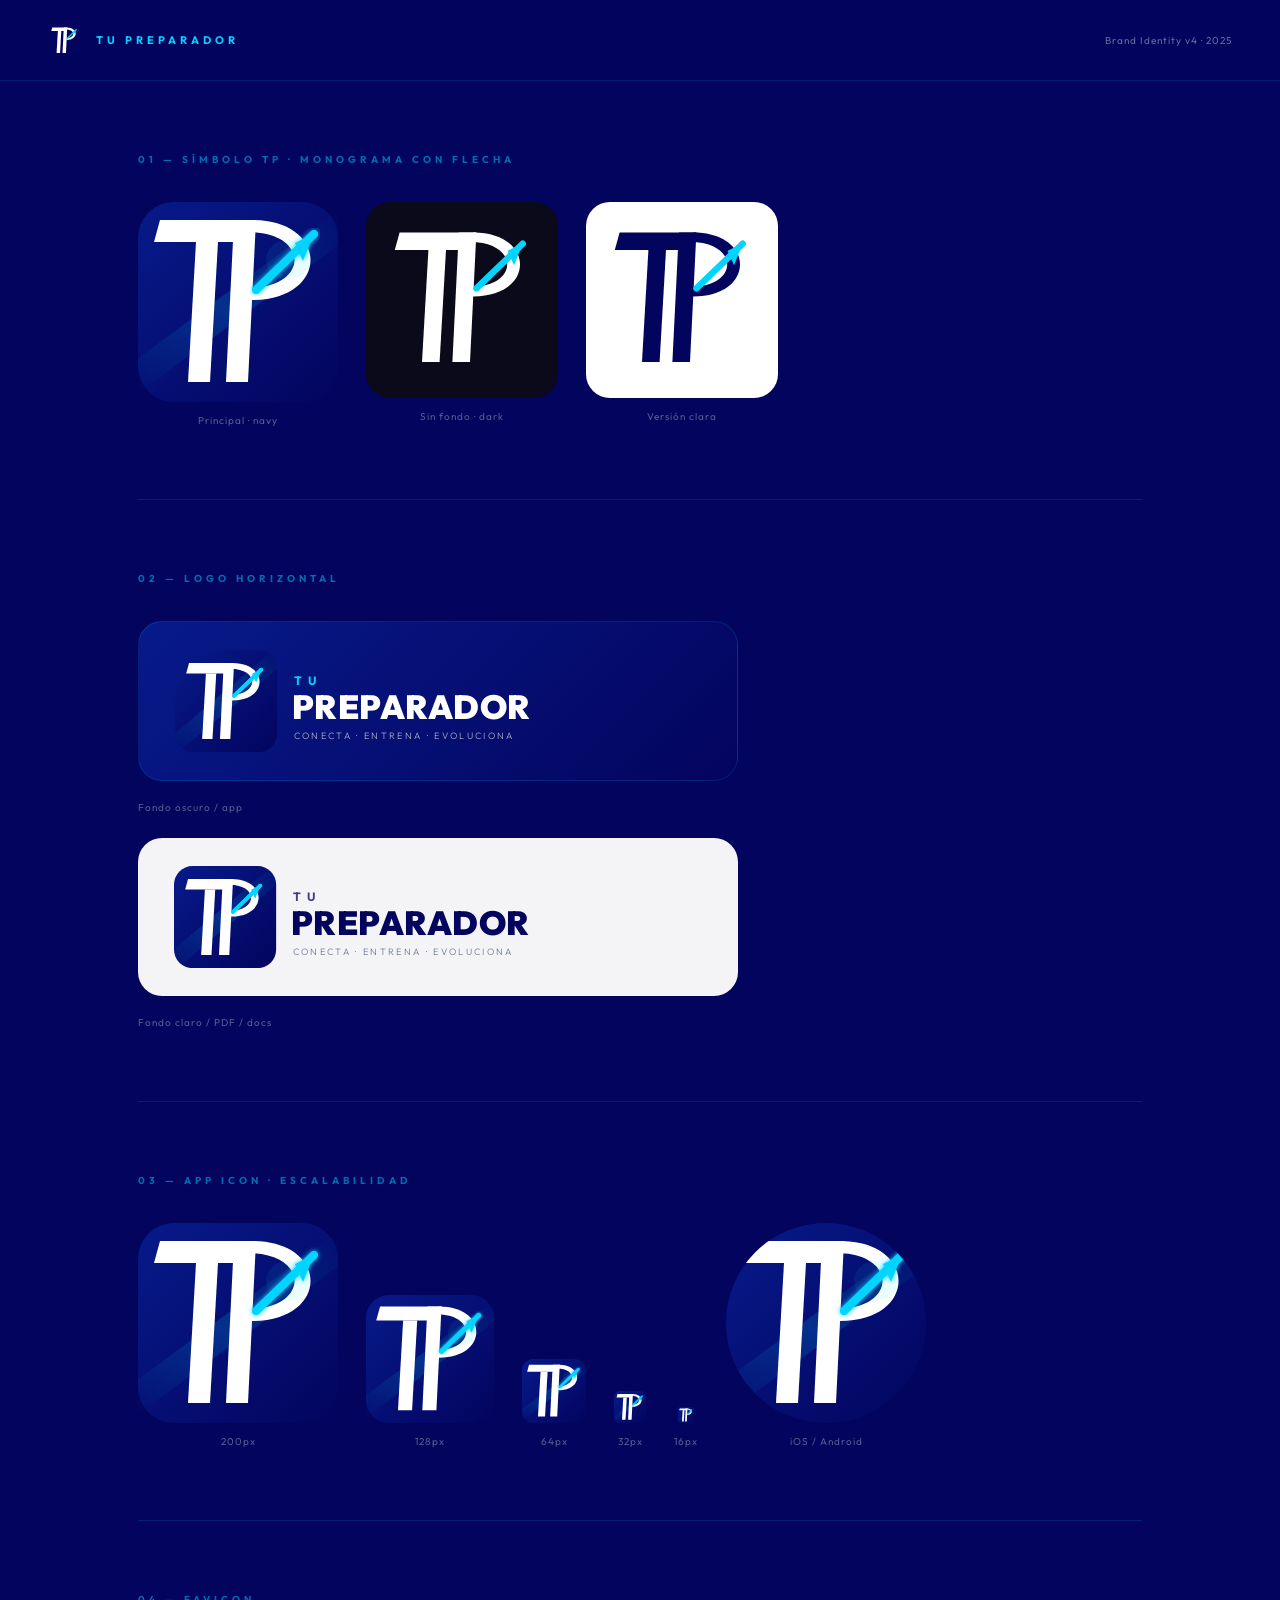
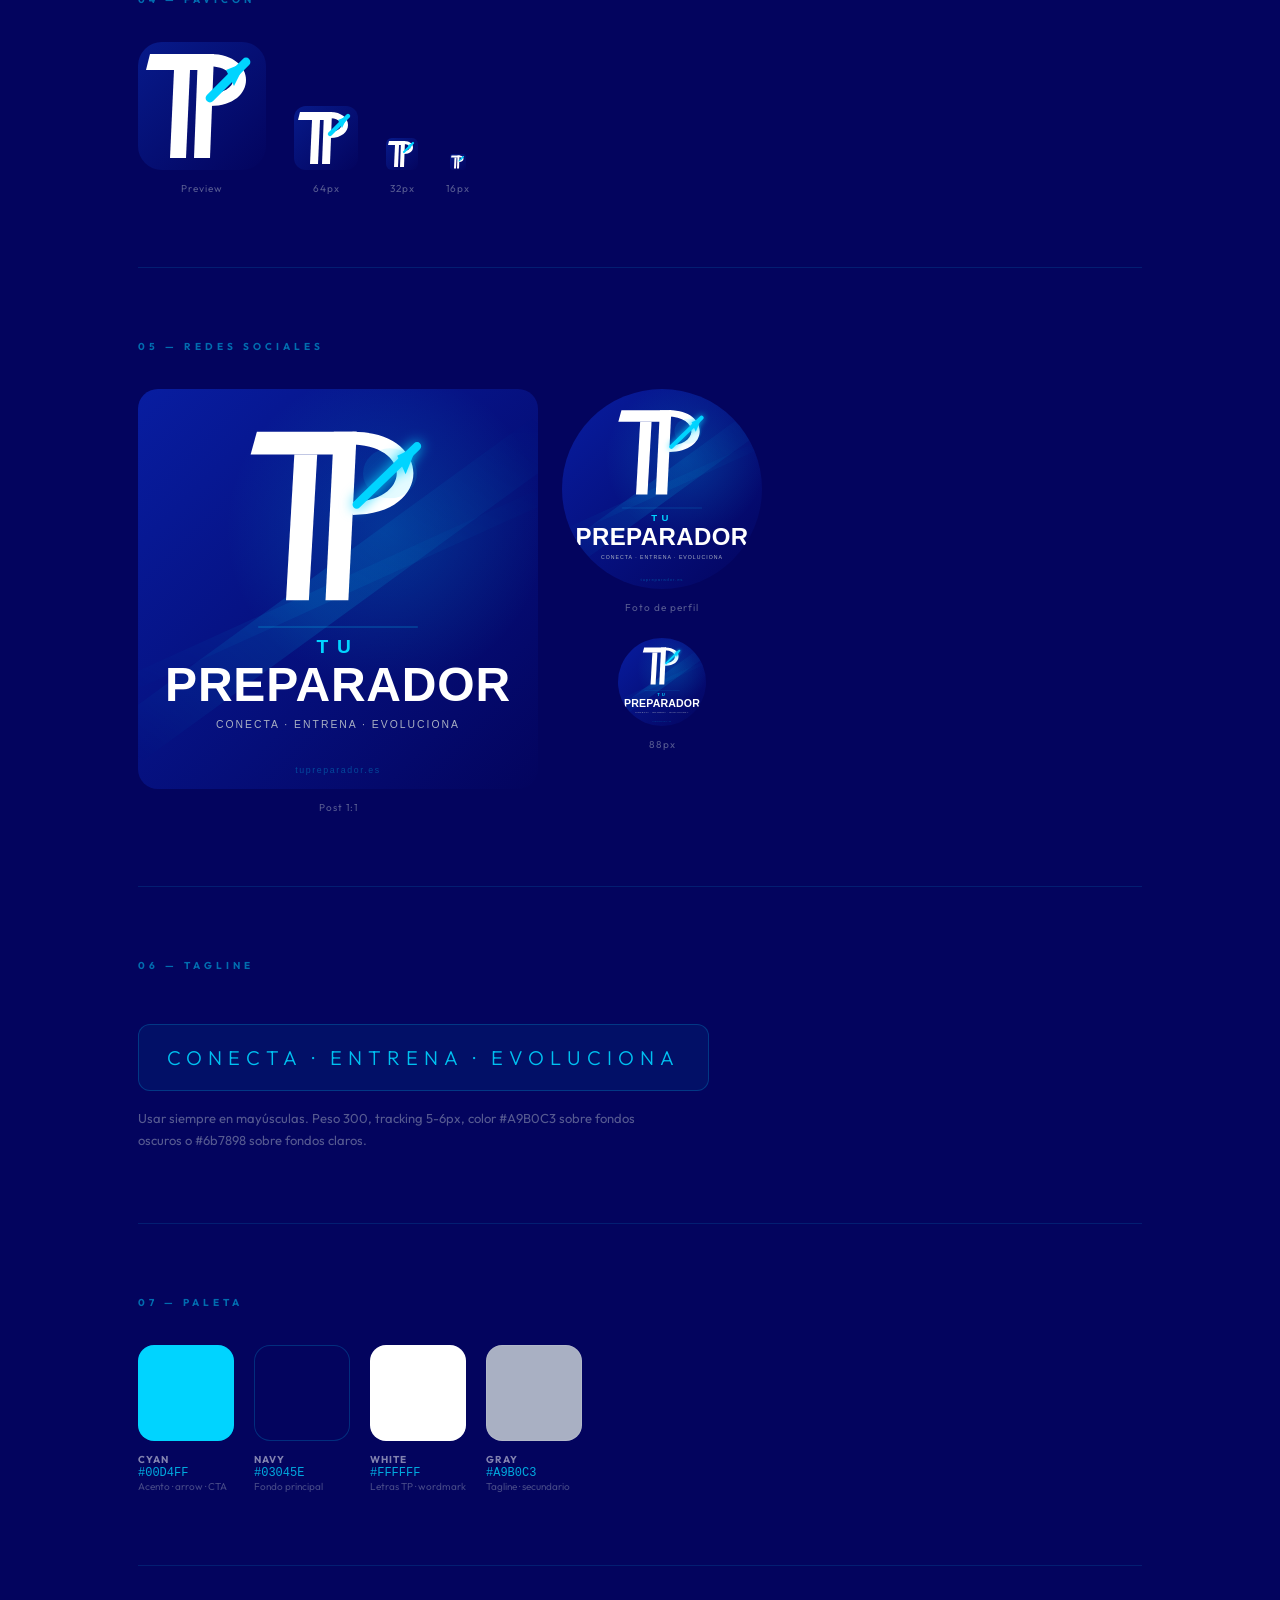
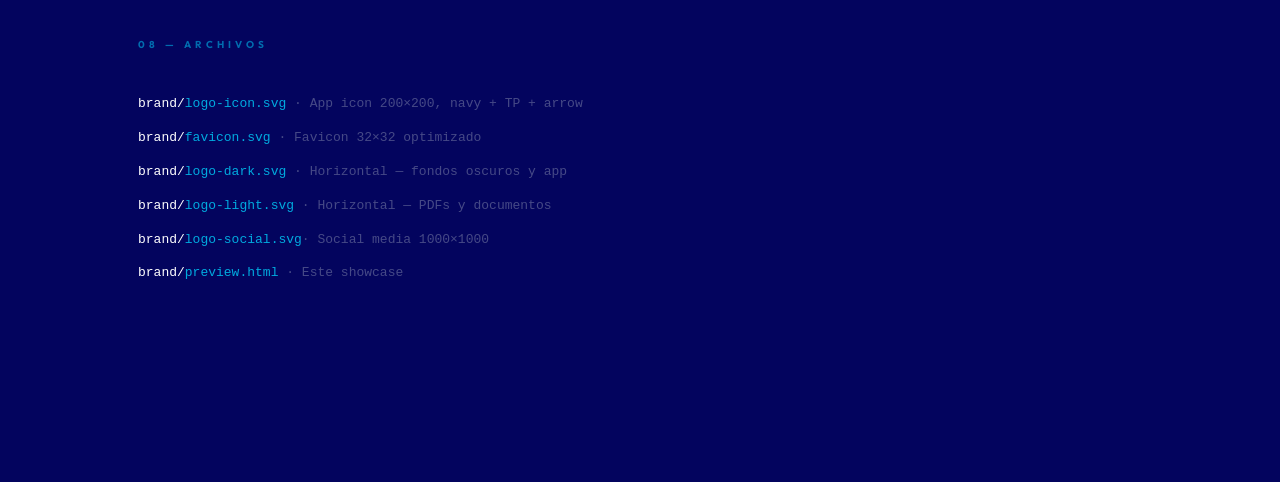
<file: brand/preview.html>
<!DOCTYPE html>
<html lang="es">
<head>
  <meta charset="UTF-8">
  <meta name="viewport" content="width=device-width, initial-scale=1.0">
  <title>Tu Preparador — Brand v4</title>
  <link rel="preconnect" href="https://fonts.googleapis.com">
  <link href="https://fonts.googleapis.com/css2?family=Outfit:wght@300;400;700;900&display=swap" rel="stylesheet">
  <style>
    *, *::before, *::after { box-sizing: border-box; margin: 0; padding: 0; }
    :root {
      --cyan: #00D4FF;
      --navy: #03045E;
      --navy-light: #071a8a;
      --white: #FFFFFF;
      --gray: #A9B0C3;
      --surface: #07093a;
      --border: rgba(0,212,255,0.12);
    }
    body {
      font-family: 'Outfit', system-ui, sans-serif;
      background: #03045E;
      color: #fff;
      padding: 0 0 120px;
    }

    /* Top bar */
    .topbar {
      display: flex; align-items: center; justify-content: space-between;
      padding: 24px 48px;
      border-bottom: 1px solid var(--border);
      position: sticky; top: 0;
      background: rgba(3,4,94,0.92);
      backdrop-filter: blur(16px);
      z-index: 10;
    }
    .topbar-left { display: flex; align-items: center; gap: 16px; }
    .topbar-name {
      font-size: 11px; font-weight: 700; letter-spacing: 4px;
      text-transform: uppercase; color: var(--cyan);
    }
    .topbar-version {
      font-size: 10px; color: var(--gray); opacity: 0.6; letter-spacing: 1px;
    }

    .container { max-width: 1100px; margin: 0 auto; padding: 0 48px; }

    .section { padding: 72px 0; border-bottom: 1px solid var(--border); }
    .section:last-child { border-bottom: none; }
    .eyebrow {
      font-size: 10px; font-weight: 700; letter-spacing: 4px;
      text-transform: uppercase; color: var(--cyan); opacity: 0.5;
      margin-bottom: 36px;
    }

    /* Cards */
    .card-navy {
      display: inline-flex; align-items: center;
      background: linear-gradient(135deg, #071a8a, #03045E);
      border: 1px solid var(--border);
      border-radius: 24px; padding: 40px 48px;
    }
    .card-white {
      display: inline-flex; align-items: center;
      background: #F4F4F6; border-radius: 24px; padding: 40px 48px;
    }
    .card-dark {
      display: inline-flex; align-items: center;
      background: #0a0a1a; border: 1px solid var(--border);
      border-radius: 24px; padding: 40px 48px;
    }

    .row { display: flex; flex-wrap: wrap; gap: 24px; align-items: flex-start; }
    .col { display: flex; flex-direction: column; align-items: center; gap: 12px; }
    .col-label { font-size: 10px; color: var(--gray); opacity: 0.5; letter-spacing: 1px; }

    .icon-row { display: flex; gap: 28px; align-items: flex-end; flex-wrap: wrap; }
    .circle-crop { border-radius: 50%; overflow: hidden; display: block; }

    /* Palette */
    .palette { display: flex; gap: 20px; flex-wrap: wrap; }
    .swatch { display: flex; flex-direction: column; gap: 12px; }
    .swatch-block { width: 96px; height: 96px; border-radius: 16px; }
    .swatch-name {
      font-size: 10px; font-weight: 700; letter-spacing: 1px;
      text-transform: uppercase; color: #fff; opacity: 0.5;
    }
    .swatch-hex { font-size: 12px; font-family: monospace; color: var(--cyan); opacity: 0.8; }
    .swatch-role { font-size: 10px; color: var(--gray); opacity: 0.4; }

    /* Tagline ref */
    .tagline-box {
      background: rgba(0,212,255,0.06);
      border: 1px solid rgba(0,212,255,0.2);
      border-radius: 12px; padding: 20px 28px;
      display: inline-block; margin-top: 16px;
    }
    .tagline-text {
      font-size: 20px; font-weight: 300; letter-spacing: 6px;
      color: var(--cyan); opacity: 0.9;
    }

    /* Files */
    .files { font-size: 13px; font-family: monospace; line-height: 2.6; }
    .files .fname { color: var(--cyan); opacity: 0.8; }
    .files .fdesc { color: var(--gray); opacity: 0.4; }

    /* SVG inline override */
    svg text { font-family: 'Outfit', 'Helvetica Neue', Arial, sans-serif !important; }
  </style>
</head>
<body>

<div class="topbar">
  <div class="topbar-left">
    <!-- Mini inline mark -->
    <svg viewBox="0 0 40 40" width="32" height="32">
      <rect width="40" height="40" rx="7" fill="#03045E"/>
      <g transform="translate(1,1) scale(0.195)">
        <polygon points="22,18 118,18 112,40 16,40" fill="white"/>
        <polygon points="58,40 80,40 72,180 50,180" fill="white"/>
        <polygon points="96,18 118,18 110,180 88,180" fill="white"/>
        <path d="M 114,18 C 192,18 192,98 114,98 L 110,86 C 172,86 172,30 110,30 Z" fill="white"/>
        <line x1="118" y1="88" x2="176" y2="32" stroke="#00D4FF" stroke-width="9" stroke-linecap="round"/>
        <polygon points="176,32 157,41 165,59" fill="#00D4FF"/>
      </g>
    </svg>
    <span class="topbar-name">Tu Preparador</span>
  </div>
  <span class="topbar-version">Brand Identity v4 · 2025</span>
</div>

<div class="container">

  <!-- 01 MARK -->
  <div class="section">
    <p class="eyebrow">01 — Símbolo TP · Monograma con flecha</p>
    <div class="icon-row" style="align-items:flex-start;">

      <!-- Primary on navy -->
      <div class="col">
        <svg xmlns="http://www.w3.org/2000/svg" viewBox="0 0 200 200" width="200" height="200">
          <defs>
            <linearGradient id="bg1" x1="0" y1="0" x2="1" y2="1">
              <stop offset="0%" stop-color="#071a8a"/>
              <stop offset="100%" stop-color="#03045E"/>
            </linearGradient>
            <linearGradient id="sk1" x1="0%" y1="100%" x2="100%" y2="0%">
              <stop offset="0%" stop-color="#00D4FF" stop-opacity="0"/>
              <stop offset="45%" stop-color="#00D4FF" stop-opacity="0.55"/>
              <stop offset="100%" stop-color="#00D4FF" stop-opacity="0"/>
            </linearGradient>
            <filter id="gf1"><feGaussianBlur stdDeviation="2.5" result="b"/><feMerge><feMergeNode in="b"/><feMergeNode in="SourceGraphic"/></feMerge></filter>
          </defs>
          <rect width="200" height="200" rx="36" fill="url(#bg1)"/>
          <line x1="-15" y1="185" x2="215" y2="15" stroke="url(#sk1)" stroke-width="28" opacity="0.3"/>
          <polygon points="22,18 118,18 112,40 16,40" fill="white"/>
          <polygon points="58,40 80,40 72,180 50,180" fill="white"/>
          <polygon points="96,18 118,18 110,180 88,180" fill="white"/>
          <path d="M 114,18 C 192,18 192,98 114,98 L 110,86 C 172,86 172,30 110,30 Z" fill="white"/>
          <g filter="url(#gf1)">
            <line x1="118" y1="88" x2="176" y2="32" stroke="#00D4FF" stroke-width="8" stroke-linecap="round"/>
            <polygon points="176,32 157,41 165,59" fill="#00D4FF"/>
          </g>
          <ellipse cx="150" cy="58" rx="22" ry="20" fill="#00D4FF" opacity="0.08"/>
        </svg>
        <span class="col-label">Principal · navy</span>
      </div>

      <!-- On dark -->
      <div class="col">
        <div style="background:#0a0a1a; border-radius:24px; padding:16px; display:inline-block;">
          <svg xmlns="http://www.w3.org/2000/svg" viewBox="0 0 200 200" width="160" height="160">
            <polygon points="22,18 118,18 112,40 16,40" fill="white"/>
            <polygon points="58,40 80,40 72,180 50,180" fill="white"/>
            <polygon points="96,18 118,18 110,180 88,180" fill="white"/>
            <path d="M 114,18 C 192,18 192,98 114,98 L 110,86 C 172,86 172,30 110,30 Z" fill="white"/>
            <line x1="118" y1="88" x2="176" y2="32" stroke="#00D4FF" stroke-width="8" stroke-linecap="round"/>
            <polygon points="176,32 157,41 165,59" fill="#00D4FF"/>
          </svg>
        </div>
        <span class="col-label">Sin fondo · dark</span>
      </div>

      <!-- On white -->
      <div class="col">
        <div style="background:#fff; border-radius:24px; padding:16px; display:inline-block;">
          <svg xmlns="http://www.w3.org/2000/svg" viewBox="0 0 200 200" width="160" height="160">
            <polygon points="22,18 118,18 112,40 16,40" fill="#03045E"/>
            <polygon points="58,40 80,40 72,180 50,180" fill="#03045E"/>
            <polygon points="96,18 118,18 110,180 88,180" fill="#03045E"/>
            <path d="M 114,18 C 192,18 192,98 114,98 L 110,86 C 172,86 172,30 110,30 Z" fill="#03045E"/>
            <line x1="118" y1="88" x2="176" y2="32" stroke="#00D4FF" stroke-width="8" stroke-linecap="round"/>
            <polygon points="176,32 157,41 165,59" fill="#00D4FF"/>
          </svg>
        </div>
        <span class="col-label">Versión clara</span>
      </div>
    </div>
  </div>

  <!-- 02 HORIZONTAL -->
  <div class="section">
    <p class="eyebrow">02 — Logo horizontal</p>
    <div class="col" style="align-items:flex-start; gap:20px; max-width:600px;">
      <div class="card-navy" style="width:100%; padding:28px 36px;">
        <svg xmlns="http://www.w3.org/2000/svg" viewBox="0 0 560 110" width="100%" style="max-width:520px;">
          <defs>
            <linearGradient id="bgp" x1="0" y1="0" x2="1" y2="1"><stop offset="0%" stop-color="#071a8a"/><stop offset="100%" stop-color="#03045E"/></linearGradient>
            <linearGradient id="skp" x1="0%" y1="100%" x2="100%" y2="0%"><stop offset="0%" stop-color="#00D4FF" stop-opacity="0"/><stop offset="50%" stop-color="#00D4FF" stop-opacity="0.5"/><stop offset="100%" stop-color="#00D4FF" stop-opacity="0"/></linearGradient>
            <filter id="agp"><feGaussianBlur stdDeviation="1.5" result="b"/><feMerge><feMergeNode in="b"/><feMergeNode in="SourceGraphic"/></feMerge></filter>
            <clipPath id="mcp"><rect x="0" y="0" width="110" height="110" rx="20"/></clipPath>
          </defs>
          <rect x="0" y="0" width="110" height="110" rx="20" fill="url(#bgp)"/>
          <g clip-path="url(#mcp)"><line x1="-10" y1="110" x2="120" y2="0" stroke="url(#skp)" stroke-width="18" opacity="0.35"/></g>
          <g transform="translate(4,5) scale(0.505)">
            <polygon points="22,18 118,18 112,40 16,40" fill="white"/>
            <polygon points="58,40 80,40 72,180 50,180" fill="white"/>
            <polygon points="96,18 118,18 110,180 88,180" fill="white"/>
            <path d="M 114,18 C 192,18 192,98 114,98 L 110,86 C 172,86 172,30 110,30 Z" fill="white"/>
            <g filter="url(#agp)"><line x1="118" y1="88" x2="176" y2="32" stroke="#00D4FF" stroke-width="8" stroke-linecap="round"/><polygon points="176,32 157,41 165,59" fill="#00D4FF"/></g>
          </g>
          <text x="128" y="38" font-family="'Outfit','Helvetica Neue',Arial,sans-serif" font-size="13" font-weight="700" letter-spacing="7" fill="#00D4FF">TU</text>
          <text x="126" y="74" font-family="'Outfit','Helvetica Neue',Arial,sans-serif" font-size="36" font-weight="900" letter-spacing="0.5" fill="white">PREPARADOR</text>
          <text x="128" y="96" font-family="'Outfit','Helvetica Neue',Arial,sans-serif" font-size="10" font-weight="300" letter-spacing="2.5" fill="#A9B0C3">CONECTA · ENTRENA · EVOLUCIONA</text>
        </svg>
      </div>
      <span class="col-label">Fondo oscuro / app</span>

      <div class="card-white" style="width:100%; padding:28px 36px; margin-top:4px;">
        <svg xmlns="http://www.w3.org/2000/svg" viewBox="0 0 560 110" width="100%" style="max-width:520px;">
          <defs>
            <linearGradient id="bgq" x1="0" y1="0" x2="1" y2="1"><stop offset="0%" stop-color="#071a8a"/><stop offset="100%" stop-color="#03045E"/></linearGradient>
            <linearGradient id="skq" x1="0%" y1="100%" x2="100%" y2="0%"><stop offset="0%" stop-color="#00D4FF" stop-opacity="0"/><stop offset="50%" stop-color="#00D4FF" stop-opacity="0.5"/><stop offset="100%" stop-color="#00D4FF" stop-opacity="0"/></linearGradient>
            <filter id="agq"><feGaussianBlur stdDeviation="1.5" result="b"/><feMerge><feMergeNode in="b"/><feMergeNode in="SourceGraphic"/></feMerge></filter>
            <clipPath id="mcq"><rect x="0" y="0" width="110" height="110" rx="20"/></clipPath>
          </defs>
          <rect x="0" y="0" width="110" height="110" rx="20" fill="url(#bgq)"/>
          <g clip-path="url(#mcq)"><line x1="-10" y1="110" x2="120" y2="0" stroke="url(#skq)" stroke-width="18" opacity="0.35"/></g>
          <g transform="translate(4,5) scale(0.505)">
            <polygon points="22,18 118,18 112,40 16,40" fill="white"/>
            <polygon points="58,40 80,40 72,180 50,180" fill="white"/>
            <polygon points="96,18 118,18 110,180 88,180" fill="white"/>
            <path d="M 114,18 C 192,18 192,98 114,98 L 110,86 C 172,86 172,30 110,30 Z" fill="white"/>
            <g filter="url(#agq)"><line x1="118" y1="88" x2="176" y2="32" stroke="#00D4FF" stroke-width="8" stroke-linecap="round"/><polygon points="176,32 157,41 165,59" fill="#00D4FF"/></g>
          </g>
          <text x="128" y="38" font-family="'Outfit','Helvetica Neue',Arial,sans-serif" font-size="13" font-weight="700" letter-spacing="7" fill="#03045E" opacity="0.75">TU</text>
          <text x="126" y="74" font-family="'Outfit','Helvetica Neue',Arial,sans-serif" font-size="36" font-weight="900" letter-spacing="0.5" fill="#03045E">PREPARADOR</text>
          <text x="128" y="96" font-family="'Outfit','Helvetica Neue',Arial,sans-serif" font-size="10" font-weight="300" letter-spacing="2.5" fill="#6b7898">CONECTA · ENTRENA · EVOLUCIONA</text>
        </svg>
      </div>
      <span class="col-label">Fondo claro / PDF / docs</span>
    </div>
  </div>

  <!-- 03 ICON SIZES -->
  <div class="section">
    <p class="eyebrow">03 — App Icon · Escalabilidad</p>
    <div class="icon-row">
      <div class="col"><img src="logo-icon.svg" width="200" height="200" alt="200px"><span class="col-label">200px</span></div>
      <div class="col"><img src="logo-icon.svg" width="128" height="128" alt="128px"><span class="col-label">128px</span></div>
      <div class="col"><img src="logo-icon.svg" width="64" height="64" alt="64px"><span class="col-label">64px</span></div>
      <div class="col"><img src="logo-icon.svg" width="32" height="32" alt="32px"><span class="col-label">32px</span></div>
      <div class="col"><img src="logo-icon.svg" width="16" height="16" alt="16px"><span class="col-label">16px</span></div>
      <div class="col">
        <div class="circle-crop" style="width:200px;height:200px;"><img src="logo-icon.svg" width="200" height="200" alt="iOS"></div>
        <span class="col-label">iOS / Android</span>
      </div>
    </div>
  </div>

  <!-- 04 FAVICON -->
  <div class="section">
    <p class="eyebrow">04 — Favicon</p>
    <div class="icon-row">
      <div class="col"><img src="favicon.svg" width="128" height="128"><span class="col-label">Preview</span></div>
      <div class="col"><img src="favicon.svg" width="64" height="64"><span class="col-label">64px</span></div>
      <div class="col"><img src="favicon.svg" width="32" height="32"><span class="col-label">32px</span></div>
      <div class="col"><img src="favicon.svg" width="16" height="16"><span class="col-label">16px</span></div>
    </div>
  </div>

  <!-- 05 SOCIAL -->
  <div class="section">
    <p class="eyebrow">05 — Redes sociales</p>
    <div class="row">
      <div class="col">
        <img src="logo-social.svg" width="400" height="400" style="border-radius:20px;" alt="Post">
        <span class="col-label">Post 1:1</span>
      </div>
      <div style="display:flex; flex-direction:column; gap:24px;">
        <div class="col">
          <div class="circle-crop" style="width:200px;height:200px;"><img src="logo-social.svg" width="200" height="200"></div>
          <span class="col-label">Foto de perfil</span>
        </div>
        <div class="col">
          <div class="circle-crop" style="width:88px;height:88px;"><img src="logo-social.svg" width="88" height="88"></div>
          <span class="col-label">88px</span>
        </div>
      </div>
    </div>
  </div>

  <!-- 06 TAGLINE -->
  <div class="section">
    <p class="eyebrow">06 — Tagline</p>
    <div class="tagline-box">
      <span class="tagline-text">CONECTA · ENTRENA · EVOLUCIONA</span>
    </div>
    <p style="margin-top:16px; font-size:13px; color:var(--gray); opacity:0.5; max-width:500px; line-height:1.7;">
      Usar siempre en mayúsculas. Peso 300, tracking 5-6px, color #A9B0C3 sobre fondos oscuros o #6b7898 sobre fondos claros.
    </p>
  </div>

  <!-- 07 PALETTE -->
  <div class="section">
    <p class="eyebrow">07 — Paleta</p>
    <div class="palette">
      <div class="swatch">
        <div class="swatch-block" style="background:#00D4FF;"></div>
        <div><div class="swatch-name">Cyan</div><div class="swatch-hex">#00D4FF</div><div class="swatch-role">Acento · arrow · CTA</div></div>
      </div>
      <div class="swatch">
        <div class="swatch-block" style="background:#03045E; border:1px solid rgba(0,212,255,0.2);"></div>
        <div><div class="swatch-name">Navy</div><div class="swatch-hex">#03045E</div><div class="swatch-role">Fondo principal</div></div>
      </div>
      <div class="swatch">
        <div class="swatch-block" style="background:#FFFFFF; border:1px solid rgba(255,255,255,0.1);"></div>
        <div><div class="swatch-name">White</div><div class="swatch-hex">#FFFFFF</div><div class="swatch-role">Letras TP · wordmark</div></div>
      </div>
      <div class="swatch">
        <div class="swatch-block" style="background:#A9B0C3; border:1px solid rgba(255,255,255,0.1);"></div>
        <div><div class="swatch-name">Gray</div><div class="swatch-hex">#A9B0C3</div><div class="swatch-role">Tagline · secundario</div></div>
      </div>
    </div>
  </div>

  <!-- 08 FILES -->
  <div class="section">
    <p class="eyebrow">08 — Archivos</p>
    <div class="files">
      brand/<span class="fname">logo-icon.svg</span>   <span class="fdesc">· App icon 200×200, navy + TP + arrow</span><br>
      brand/<span class="fname">favicon.svg</span>    <span class="fdesc">· Favicon 32×32 optimizado</span><br>
      brand/<span class="fname">logo-dark.svg</span>  <span class="fdesc">· Horizontal — fondos oscuros y app</span><br>
      brand/<span class="fname">logo-light.svg</span> <span class="fdesc">· Horizontal — PDFs y documentos</span><br>
      brand/<span class="fname">logo-social.svg</span><span class="fdesc">· Social media 1000×1000</span><br>
      brand/<span class="fname">preview.html</span>   <span class="fdesc">· Este showcase</span>
    </div>
  </div>

</div>
</body>
</html>
</file>
